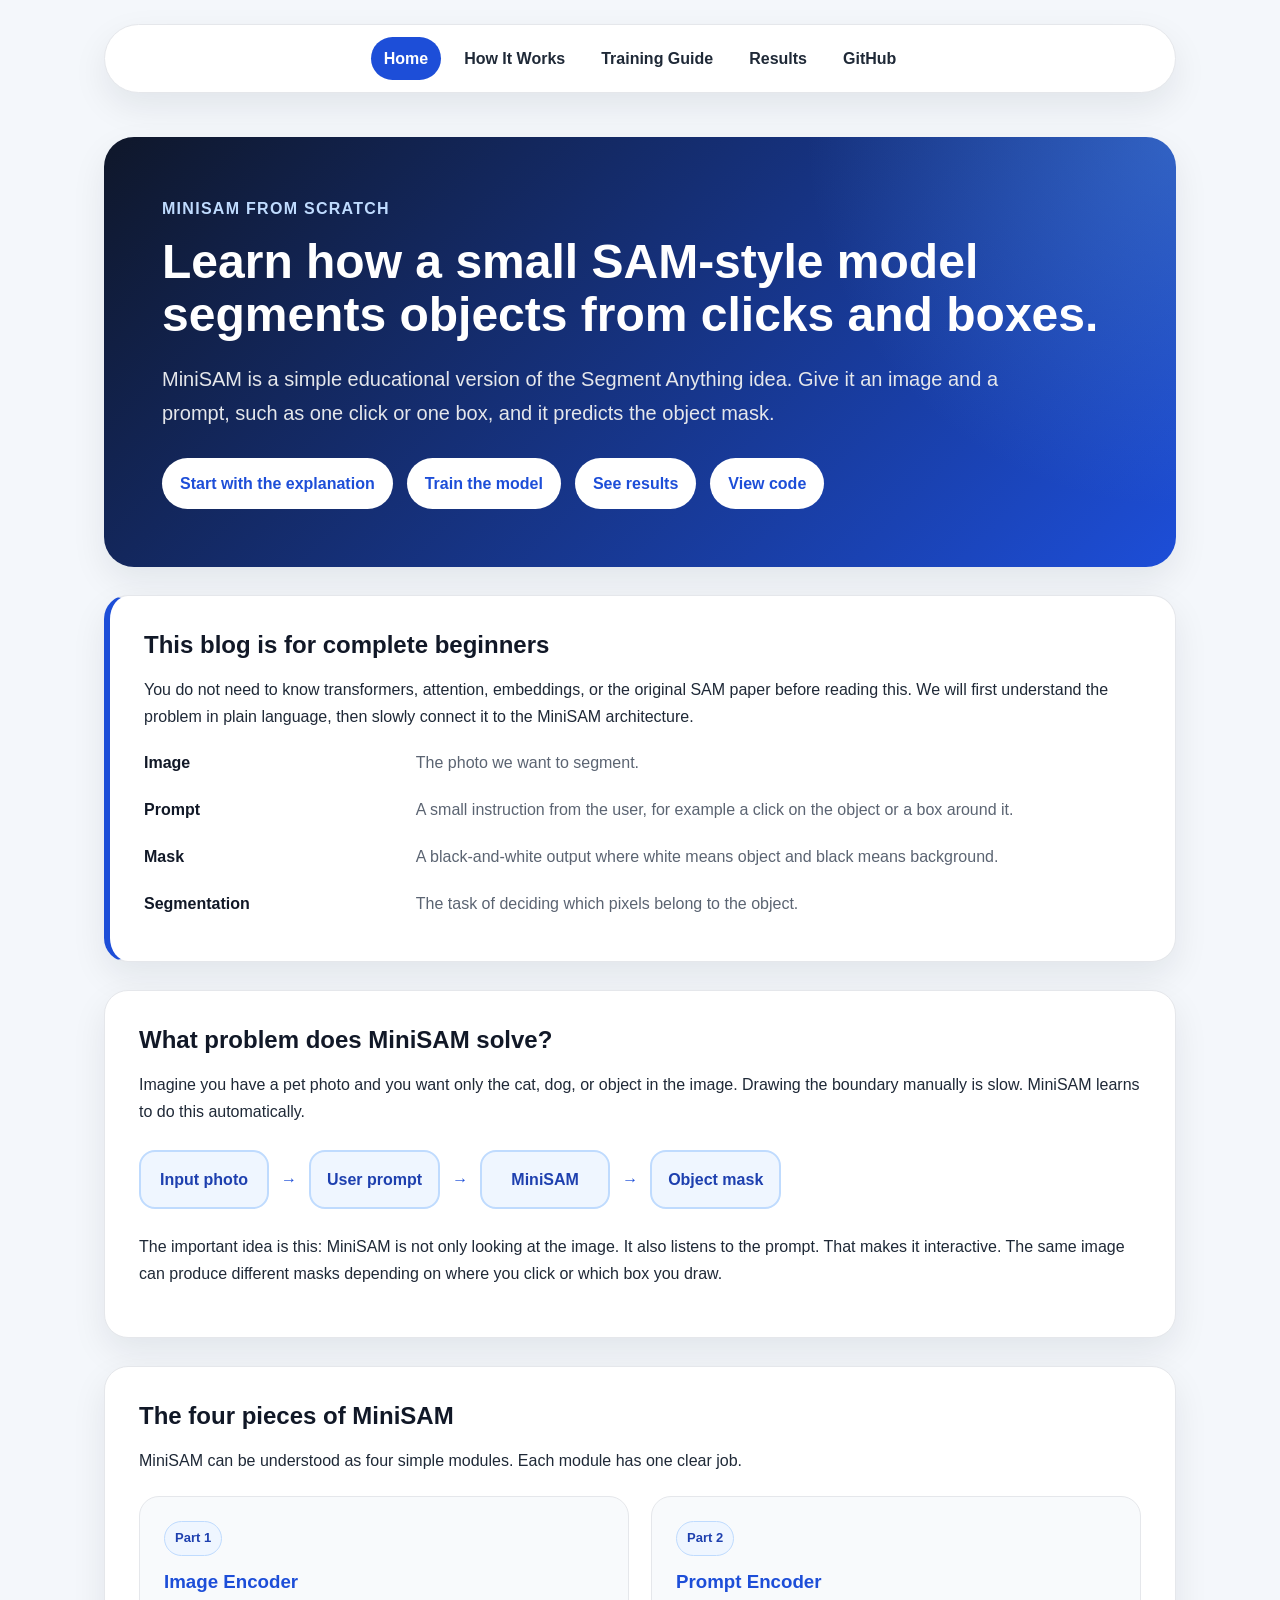
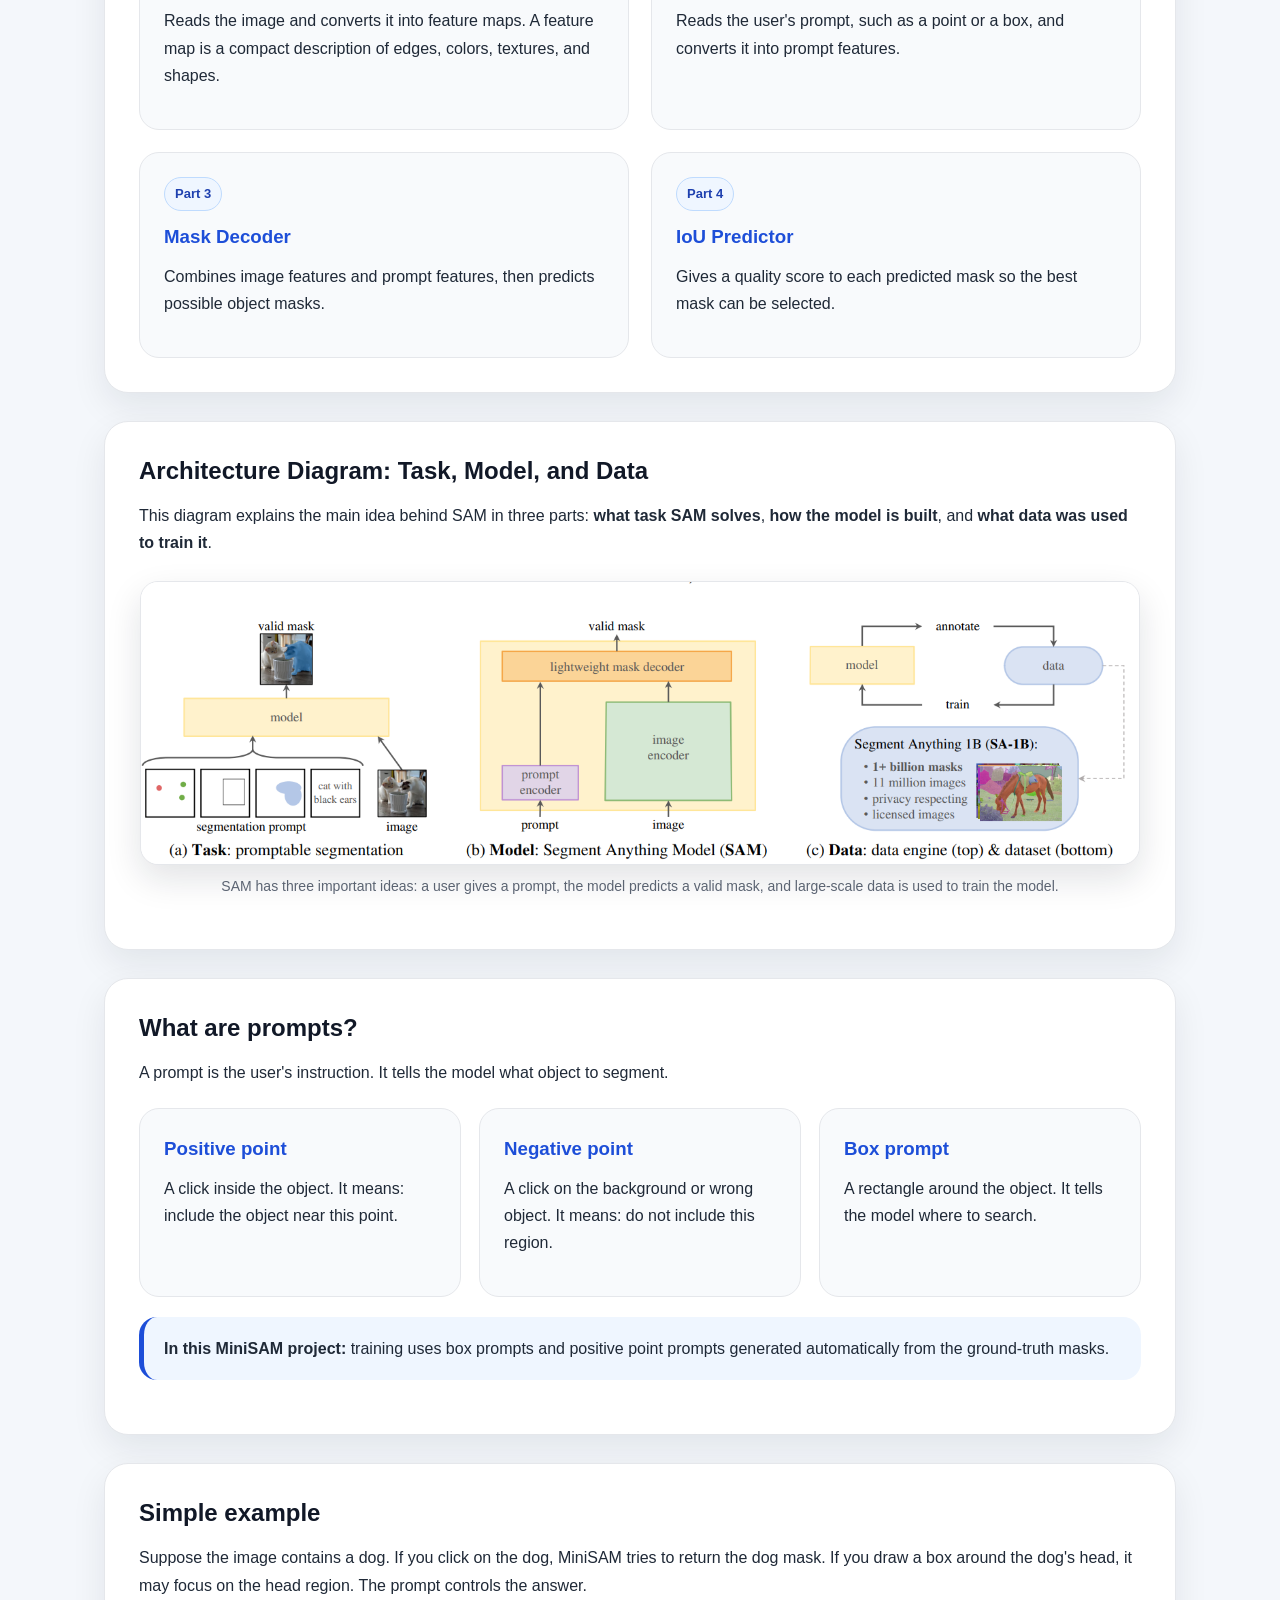
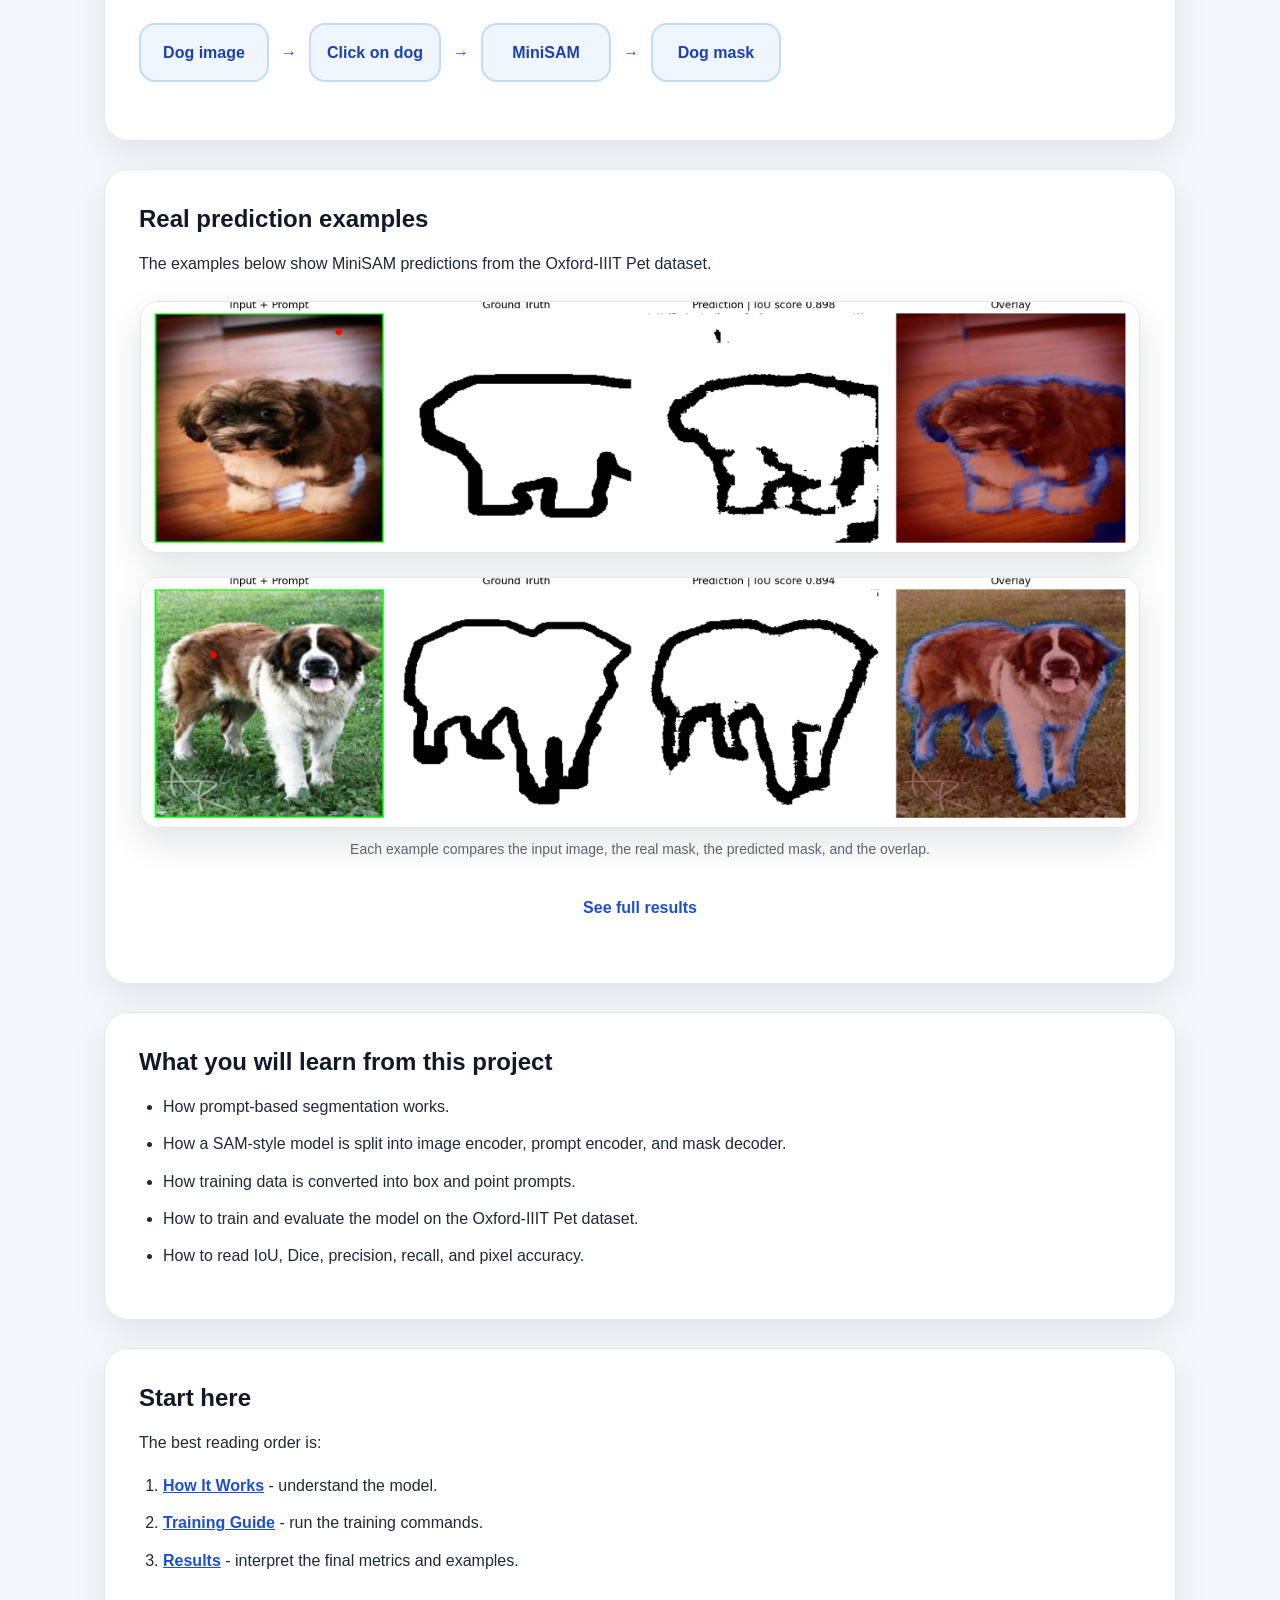
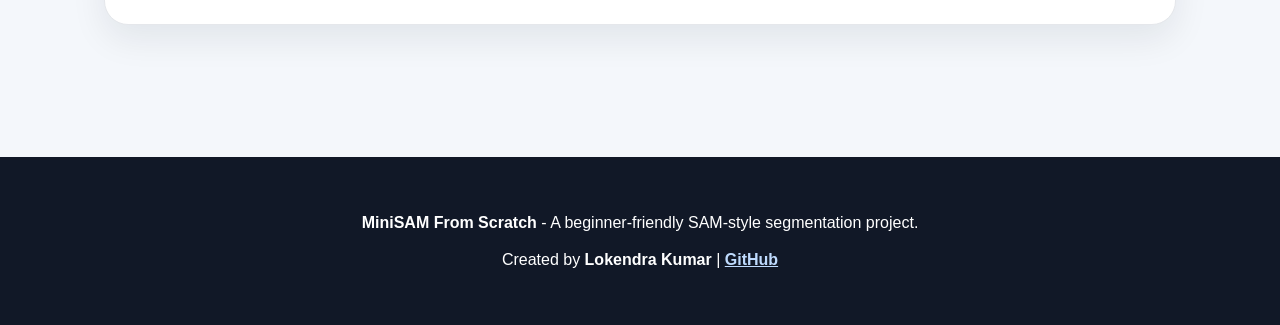
<file: docs/index.html>
<!DOCTYPE html>
<html lang="en">
<head>
  <meta charset="UTF-8">
  <meta name="viewport" content="width=device-width, initial-scale=1.0">
  <title>MiniSAM - Beginner Friendly SAM From Scratch</title>
  <link rel="stylesheet" href="style.css">
</head>

<body>
  <nav class="navbar">
    <div class="navbar-inner">
      <a class="active" href="index.html">Home</a>
      <a href="architecture.html">How It Works</a>
      <a href="training.html">Training Guide</a>
      <a href="results.html">Results</a>
      <a href="https://github.com/Lokendra5298/mini_sam" target="_blank" rel="noopener noreferrer">GitHub</a>
    </div>
  </nav>

  <main class="page">
    <section class="hero">
      <p class="tag">MiniSAM from scratch</p>
      <h1>Learn how a small SAM-style model segments objects from clicks and boxes.</h1>
      <p class="subtitle">
        MiniSAM is a simple educational version of the Segment Anything idea. Give it an image and a prompt,
        such as one click or one box, and it predicts the object mask.
      </p>
      <div class="buttons">
        <a href="architecture.html">Start with the explanation</a>
        <a href="training.html">Train the model</a>
        <a href="results.html">See results</a>
        <a href="https://github.com/Lokendra5298/mini_sam" target="_blank" rel="noopener noreferrer">View code</a>
      </div>
    </section>

    <section class="card lead-card">
      <h2>This blog is for complete beginners</h2>
      <p>
        You do not need to know transformers, attention, embeddings, or the original SAM paper before reading this.
        We will first understand the problem in plain language, then slowly connect it to the MiniSAM architecture.
      </p>
      <div class="definition-list">
        <dt>Image</dt>
        <dd>The photo we want to segment.</dd>
        <dt>Prompt</dt>
        <dd>A small instruction from the user, for example a click on the object or a box around it.</dd>
        <dt>Mask</dt>
        <dd>A black-and-white output where white means object and black means background.</dd>
        <dt>Segmentation</dt>
        <dd>The task of deciding which pixels belong to the object.</dd>
      </div>
    </section>

    <section class="card">
      <h2>What problem does MiniSAM solve?</h2>
      <p>
        Imagine you have a pet photo and you want only the cat, dog, or object in the image. Drawing the boundary
        manually is slow. MiniSAM learns to do this automatically.
      </p>
      <div class="pipeline">
        <div>Input photo</div>
        <span>&rarr;</span>
        <div>User prompt</div>
        <span>&rarr;</span>
        <div>MiniSAM</div>
        <span>&rarr;</span>
        <div>Object mask</div>
      </div>
      <p>
        The important idea is this: MiniSAM is not only looking at the image. It also listens to the prompt.
        That makes it interactive. The same image can produce different masks depending on where you click or
        which box you draw.
      </p>
    </section>

    <section class="card">
      <h2>The four pieces of MiniSAM</h2>
      <p>
        MiniSAM can be understood as four simple modules. Each module has one clear job.
      </p>
      <div class="grid">
        <div class="box">
          <span class="small-label">Part 1</span>
          <h3>Image Encoder</h3>
          <p>
            Reads the image and converts it into feature maps. A feature map is a compact description of edges,
            colors, textures, and shapes.
          </p>
        </div>
        <div class="box">
          <span class="small-label">Part 2</span>
          <h3>Prompt Encoder</h3>
          <p>
            Reads the user's prompt, such as a point or a box, and converts it into prompt features.
          </p>
        </div>
        <div class="box">
          <span class="small-label">Part 3</span>
          <h3>Mask Decoder</h3>
          <p>
            Combines image features and prompt features, then predicts possible object masks.
          </p>
        </div>
        <div class="box">
          <span class="small-label">Part 4</span>
          <h3>IoU Predictor</h3>
          <p>
            Gives a quality score to each predicted mask so the best mask can be selected.
          </p>
        </div>
      </div>
    </section>

    <section class="card">
      <h2>Architecture Diagram: Task, Model, and Data</h2>
    
      <p>
        This diagram explains the main idea behind SAM in three parts:
        <strong>what task SAM solves</strong>, <strong>how the model is built</strong>, and
        <strong>what data was used to train it</strong>.
      </p>
    
      <img
        class="architecture-img"
        src="assets/results/architecture.png"
        alt="SAM architecture diagram showing promptable segmentation task, image encoder, prompt encoder, lightweight mask decoder, and SA-1B data engine"
      >
    
      <p class="caption">
        SAM has three important ideas: a user gives a prompt, the model predicts a valid mask,
        and large-scale data is used to train the model.
      </p>
      </div>
    </section>

    <section class="card">
      <h2>What are prompts?</h2>
      <p>
        A prompt is the user's instruction. It tells the model what object to segment.
      </p>
      <div class="three-grid">
        <div class="box">
          <h3>Positive point</h3>
          <p>
            A click inside the object. It means: include the object near this point.
          </p>
        </div>
        <div class="box">
          <h3>Negative point</h3>
          <p>
            A click on the background or wrong object. It means: do not include this region.
          </p>
        </div>
        <div class="box">
          <h3>Box prompt</h3>
          <p>
            A rectangle around the object. It tells the model where to search.
          </p>
        </div>
      </div>
      <div class="explain-box">
        <strong>In this MiniSAM project:</strong> training uses box prompts and positive point prompts generated
        automatically from the ground-truth masks.
      </div>
    </section>

    <section class="card">
      <h2>Simple example</h2>
      <p>
        Suppose the image contains a dog. If you click on the dog, MiniSAM tries to return the dog mask. If you draw
        a box around the dog's head, it may focus on the head region. The prompt controls the answer.
      </p>
      <div class="mini-diagram">
        <div>Dog image</div>
        <span>&rarr;</span>
        <div>Click on dog</div>
        <span>&rarr;</span>
        <div>MiniSAM</div>
        <span>&rarr;</span>
        <div>Dog mask</div>
      </div>
    </section>

    <section class="card">
      <h2>Real prediction examples</h2>
      <p>
        The examples below show MiniSAM predictions from the Oxford-IIIT Pet dataset.
      </p>
      <img class="result-img" src="assets/results/sample_000_v2.png" alt="MiniSAM prediction example 1">
      <img class="result-img" src="assets/results/sample_001_v2.png" alt="MiniSAM prediction example 2">
      <p class="caption">
        Each example compares the input image, the real mask, the predicted mask, and the overlap.
      </p>
      <p style="text-align: center; margin-top: 20px;">
        <a class="button-link" href="results.html">See full results</a>
      </p>
    </section>

    <section class="card">
      <h2>What you will learn from this project</h2>
      <ul>
        <li>How prompt-based segmentation works.</li>
        <li>How a SAM-style model is split into image encoder, prompt encoder, and mask decoder.</li>
        <li>How training data is converted into box and point prompts.</li>
        <li>How to train and evaluate the model on the Oxford-IIIT Pet dataset.</li>
        <li>How to read IoU, Dice, precision, recall, and pixel accuracy.</li>
      </ul>
    </section>

    <section class="card">
      <h2>Start here</h2>
      <p>
        The best reading order is:
      </p>
      <ol>
        <li><a href="architecture.html">How It Works</a> - understand the model.</li>
        <li><a href="training.html">Training Guide</a> - run the training commands.</li>
        <li><a href="results.html">Results</a> - interpret the final metrics and examples.</li>
      </ol>
    </section>
  </main>

  <footer class="site-footer">
    <div class="footer-inner">
      <p><strong>MiniSAM From Scratch</strong> - A beginner-friendly SAM-style segmentation project.</p>
      <p>
        Created by <strong>Lokendra Kumar</strong> |
        <a href="https://github.com/Lokendra5298/mini_sam" target="_blank" rel="noopener noreferrer">GitHub</a>
      </p>
    </div>
  </footer>
</body>
</html>
</file>
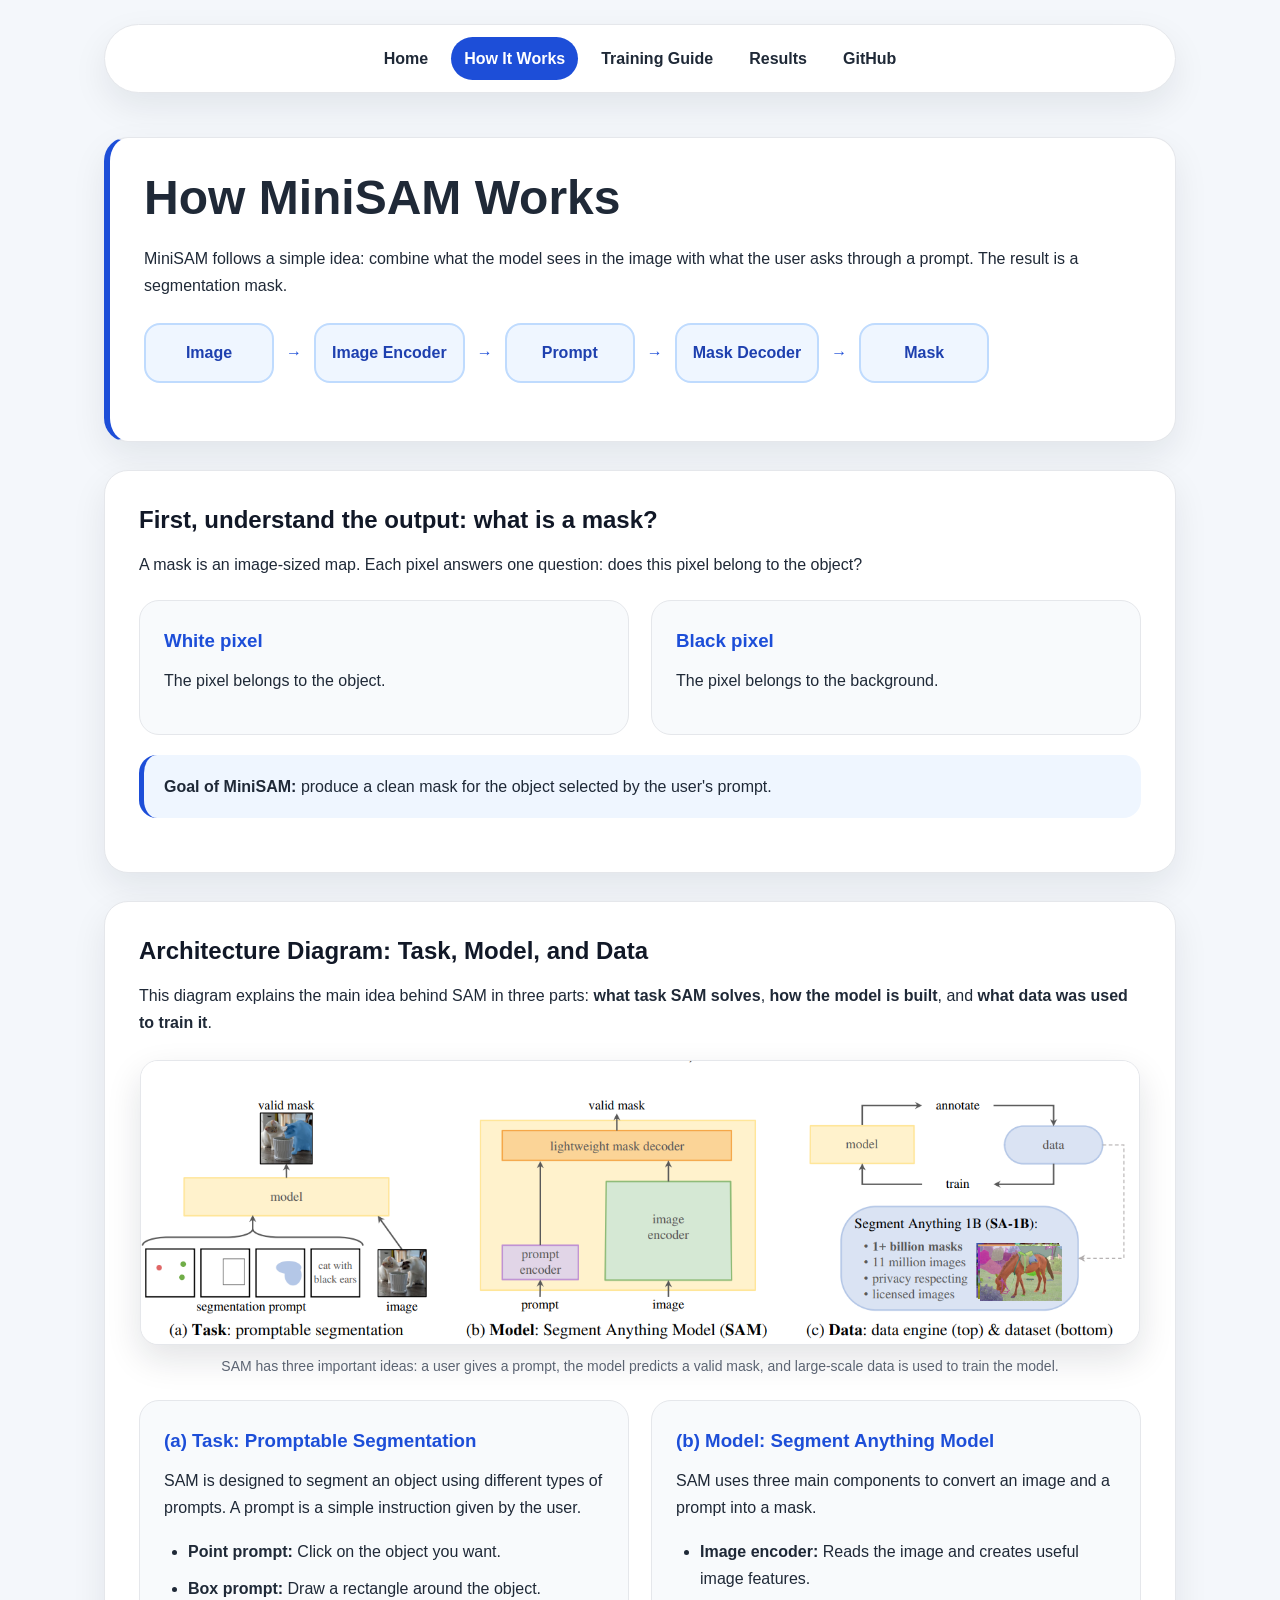
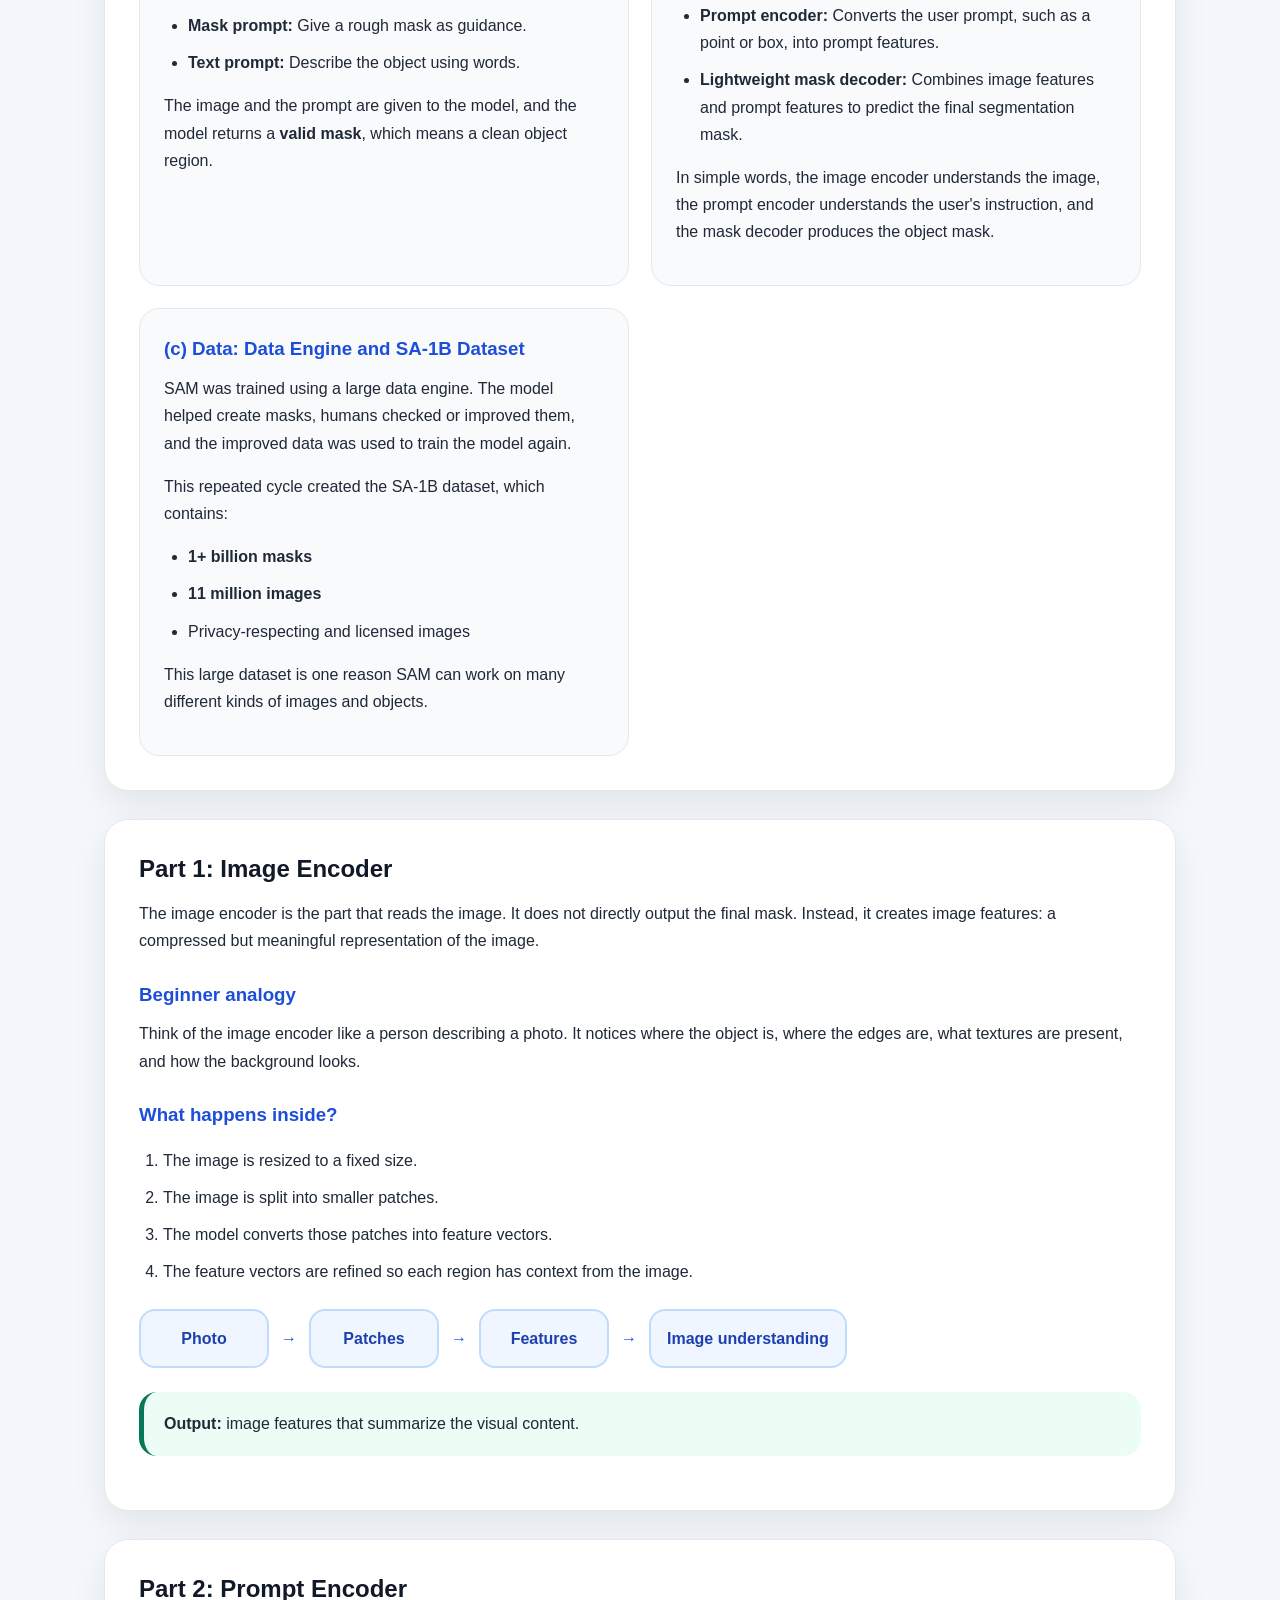
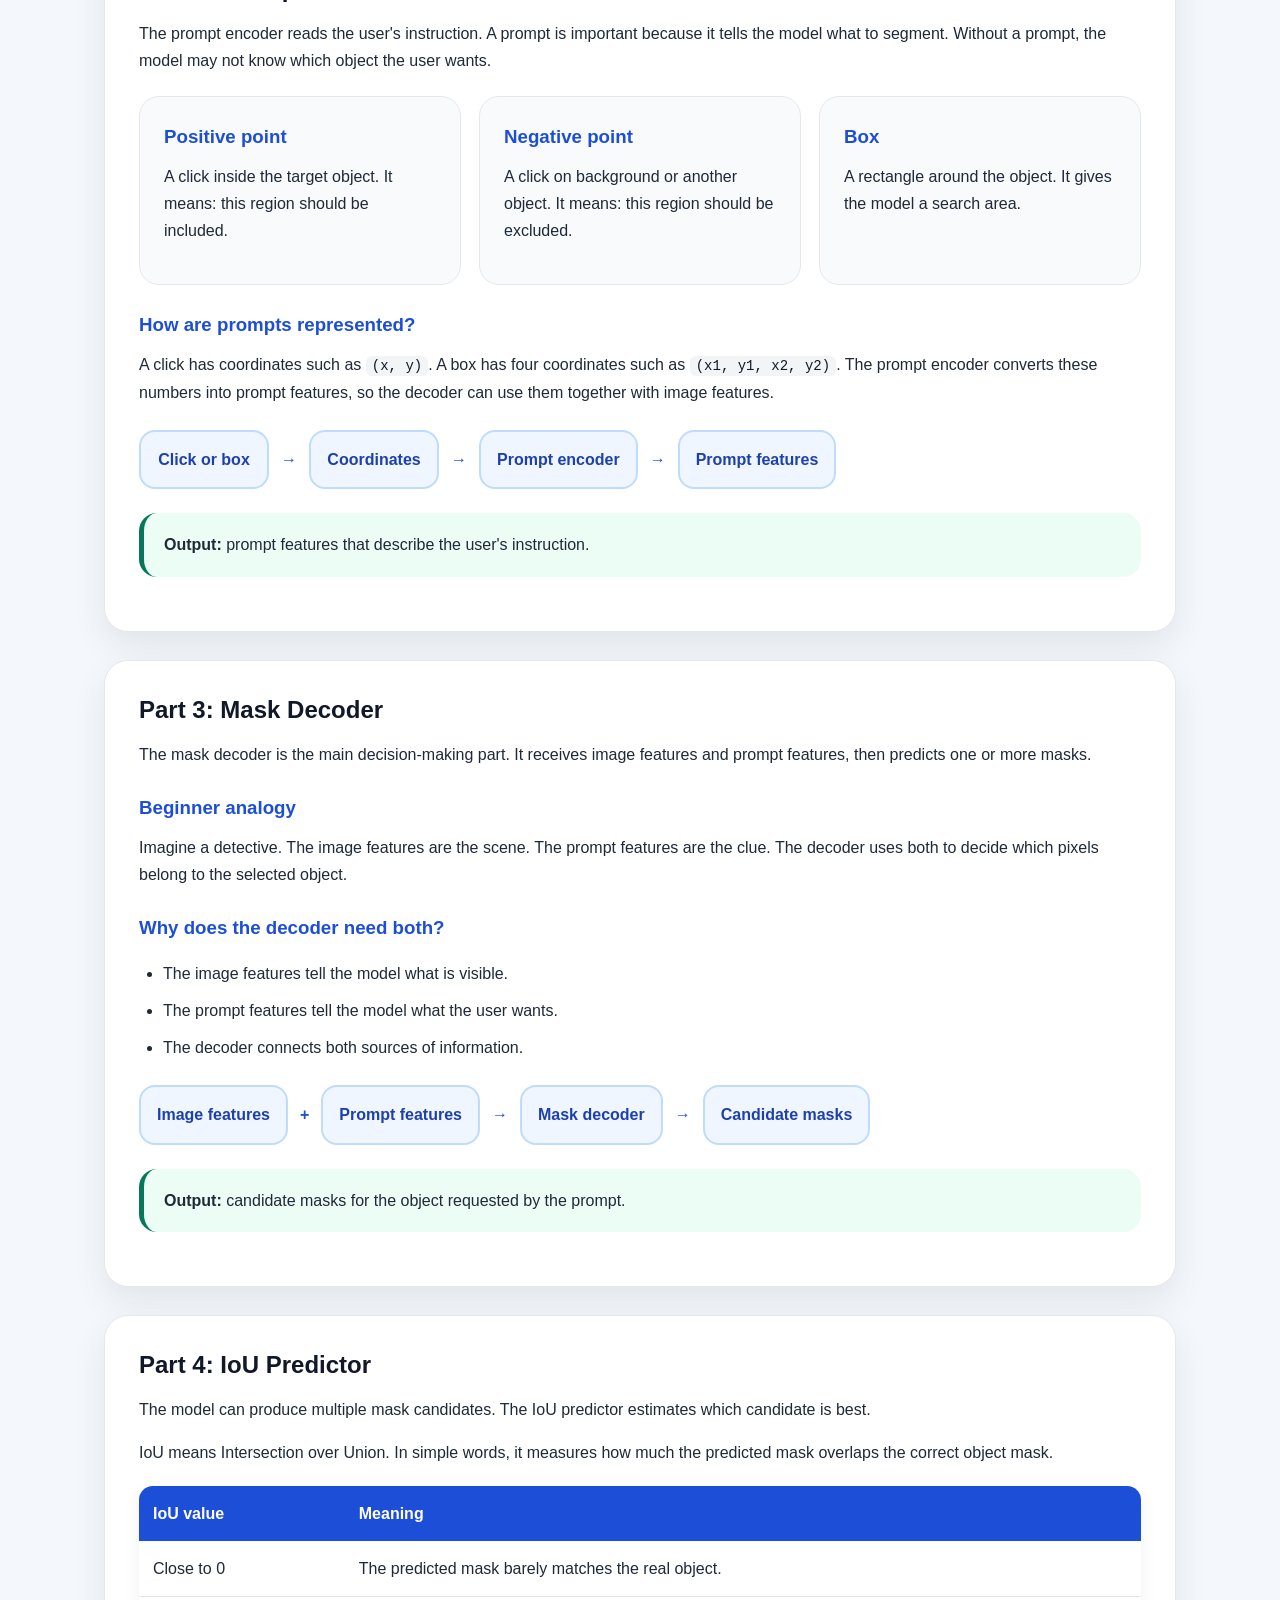
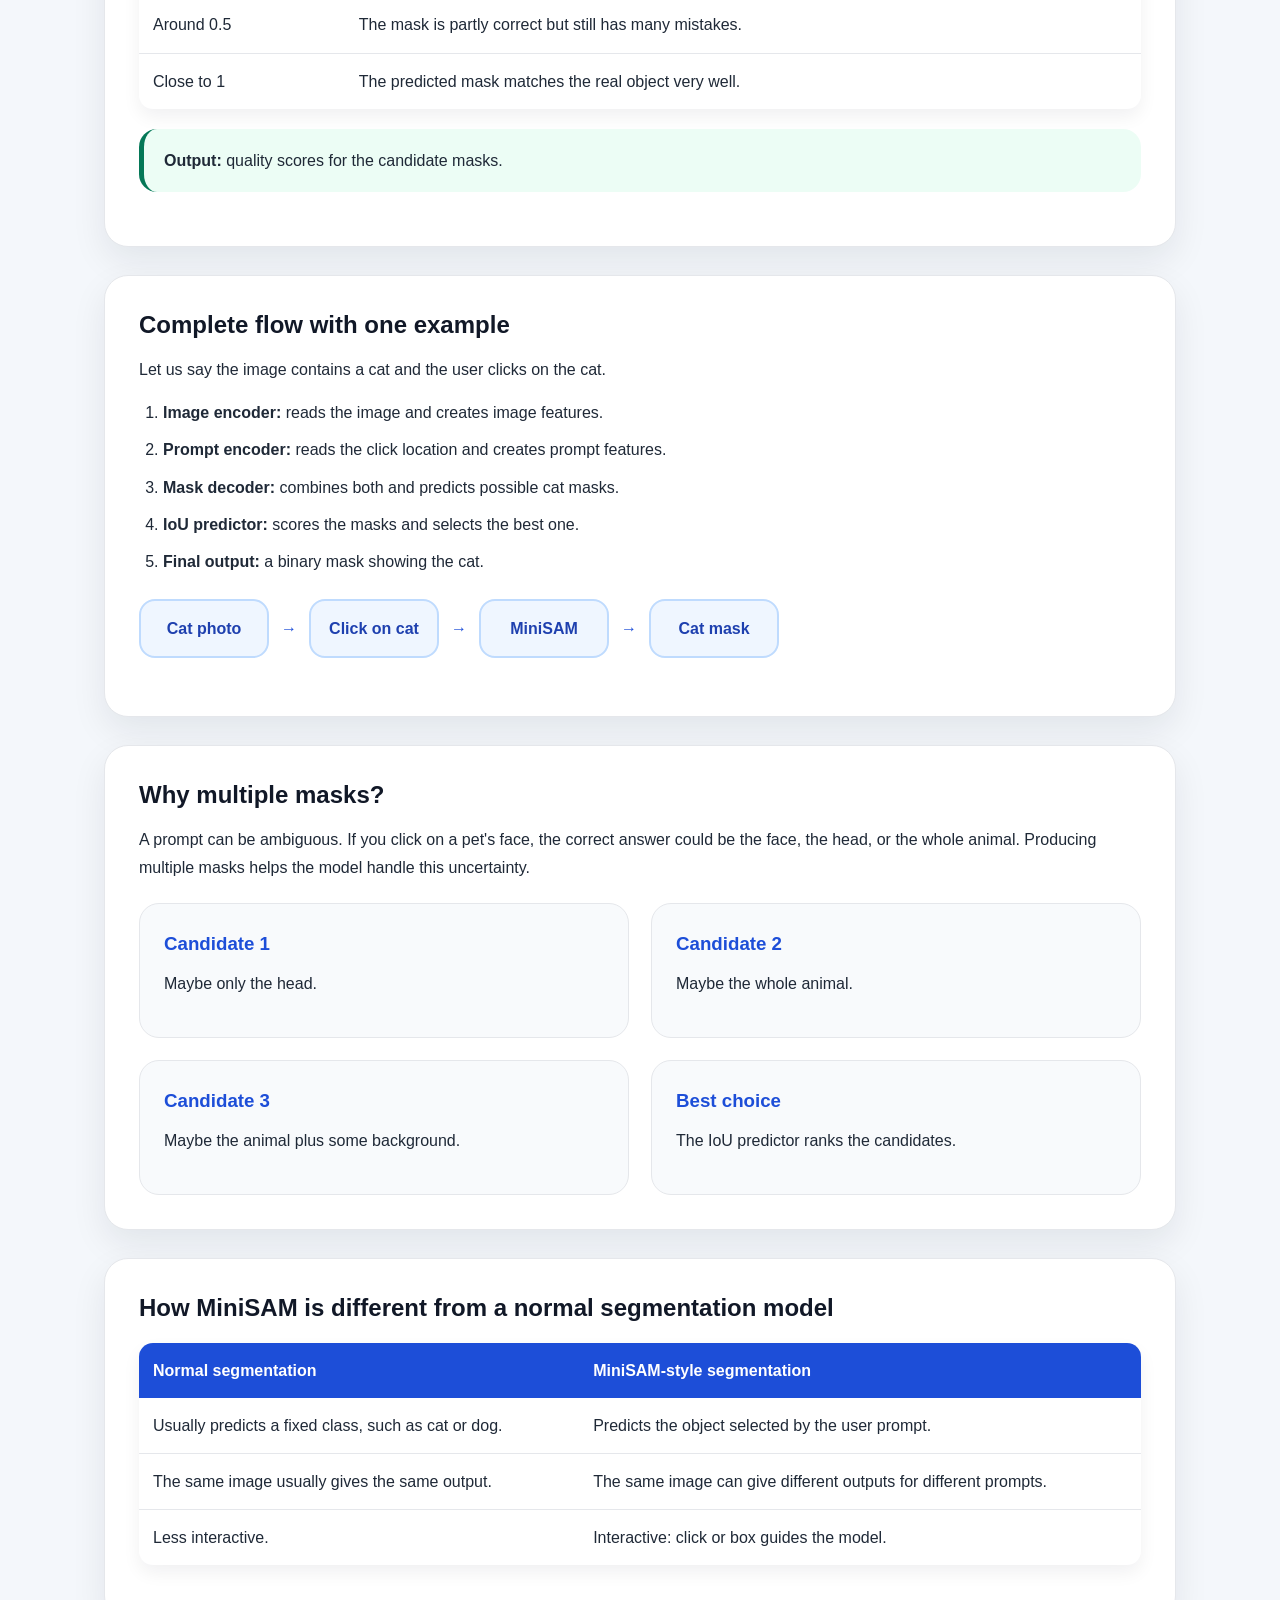
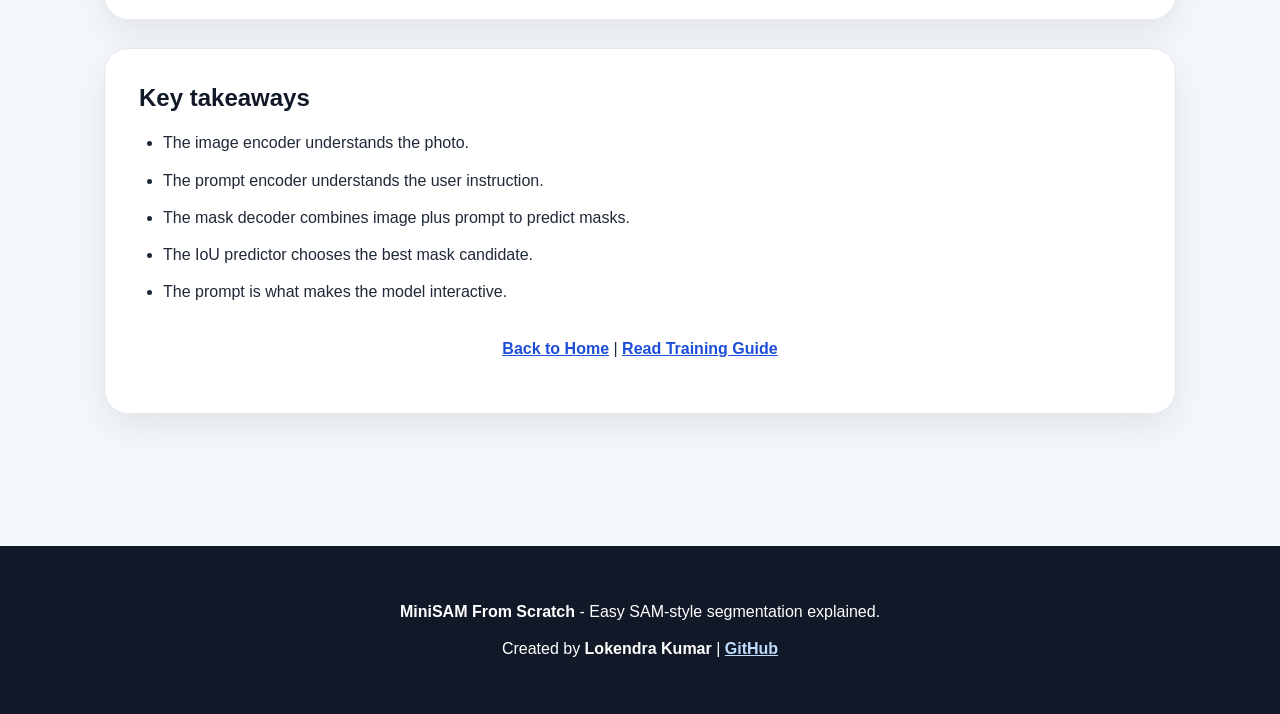
<file: docs/architecture.html>
<!DOCTYPE html>
<html lang="en">
<head>
  <meta charset="UTF-8">
  <meta name="viewport" content="width=device-width, initial-scale=1.0">
  <title>How MiniSAM Works</title>
  <link rel="stylesheet" href="style.css">
</head>

<body>
  <nav class="navbar">
    <div class="navbar-inner">
      <a href="index.html">Home</a>
      <a class="active" href="architecture.html">How It Works</a>
      <a href="training.html">Training Guide</a>
      <a href="results.html">Results</a>
      <a href="https://github.com/Lokendra5298/mini_sam" target="_blank" rel="noopener noreferrer">GitHub</a>
    </div>
  </nav>

  <main class="page">
    <section class="card lead-card">
      <h1>How MiniSAM Works</h1>
      <p>
        MiniSAM follows a simple idea: combine what the model sees in the image with what the user asks through a
        prompt. The result is a segmentation mask.
      </p>
      <div class="pipeline">
        <div>Image</div>
        <span>&rarr;</span>
        <div>Image Encoder</div>
        <span>&rarr;</span>
        <div>Prompt</div>
        <span>&rarr;</span>
        <div>Mask Decoder</div>
        <span>&rarr;</span>
        <div>Mask</div>
      </div>
    </section>

    <section class="card">
      <h2>First, understand the output: what is a mask?</h2>
      <p>
        A mask is an image-sized map. Each pixel answers one question: does this pixel belong to the object?
      </p>
      <div class="grid">
        <div class="box">
          <h3>White pixel</h3>
          <p>The pixel belongs to the object.</p>
        </div>
        <div class="box">
          <h3>Black pixel</h3>
          <p>The pixel belongs to the background.</p>
        </div>
      </div>
      <div class="explain-box">
        <strong>Goal of MiniSAM:</strong> produce a clean mask for the object selected by the user's prompt.
      </div>
    </section>

    <section class="card">
      <h2>Architecture Diagram: Task, Model, and Data</h2>
    
      <p>
        This diagram explains the main idea behind SAM in three parts:
        <strong>what task SAM solves</strong>, <strong>how the model is built</strong>, and
        <strong>what data was used to train it</strong>.
      </p>
    
      <img
        class="architecture-img"
        src="assets/results/architecture.png"
        alt="SAM architecture diagram showing promptable segmentation task, image encoder, prompt encoder, lightweight mask decoder, and SA-1B data engine"
      >
    
      <p class="caption">
        SAM has three important ideas: a user gives a prompt, the model predicts a valid mask,
        and large-scale data is used to train the model.
      </p>
    
      <div class="grid">
        <div class="box">
          <h3>(a) Task: Promptable Segmentation</h3>
          <p>
            SAM is designed to segment an object using different types of prompts.
            A prompt is a simple instruction given by the user.
          </p>
          <ul>
            <li><strong>Point prompt:</strong> Click on the object you want.</li>
            <li><strong>Box prompt:</strong> Draw a rectangle around the object.</li>
            <li><strong>Mask prompt:</strong> Give a rough mask as guidance.</li>
            <li><strong>Text prompt:</strong> Describe the object using words.</li>
          </ul>
          <p>
            The image and the prompt are given to the model, and the model returns a
            <strong>valid mask</strong>, which means a clean object region.
          </p>
        </div>
    
        <div class="box">
          <h3>(b) Model: Segment Anything Model</h3>
          <p>
            SAM uses three main components to convert an image and a prompt into a mask.
          </p>
          <ul>
            <li>
              <strong>Image encoder:</strong> Reads the image and creates useful image features.
            </li>
            <li>
              <strong>Prompt encoder:</strong> Converts the user prompt, such as a point or box,
              into prompt features.
            </li>
            <li>
              <strong>Lightweight mask decoder:</strong> Combines image features and prompt features
              to predict the final segmentation mask.
            </li>
          </ul>
          <p>
            In simple words, the image encoder understands the image, the prompt encoder understands
            the user's instruction, and the mask decoder produces the object mask.
          </p>
        </div>
    
        <div class="box">
          <h3>(c) Data: Data Engine and SA-1B Dataset</h3>
          <p>
            SAM was trained using a large data engine. The model helped create masks, humans checked
            or improved them, and the improved data was used to train the model again.
          </p>
          <p>
            This repeated cycle created the SA-1B dataset, which contains:
          </p>
          <ul>
            <li><strong>1+ billion masks</strong></li>
            <li><strong>11 million images</strong></li>
            <li>Privacy-respecting and licensed images</li>
          </ul>
          <p>
            This large dataset is one reason SAM can work on many different kinds of images and objects.
          </p>
        </div>
      </div>
    </section>

    <section class="card">
      <h2>Part 1: Image Encoder</h2>
      <p>
        The image encoder is the part that reads the image. It does not directly output the final mask. Instead,
        it creates image features: a compressed but meaningful representation of the image.
      </p>
      <h3>Beginner analogy</h3>
      <p>
        Think of the image encoder like a person describing a photo. It notices where the object is, where the
        edges are, what textures are present, and how the background looks.
      </p>
      <h3>What happens inside?</h3>
      <ol>
        <li>The image is resized to a fixed size.</li>
        <li>The image is split into smaller patches.</li>
        <li>The model converts those patches into feature vectors.</li>
        <li>The feature vectors are refined so each region has context from the image.</li>
      </ol>
      <div class="mini-diagram">
        <div>Photo</div>
        <span>&rarr;</span>
        <div>Patches</div>
        <span>&rarr;</span>
        <div>Features</div>
        <span>&rarr;</span>
        <div>Image understanding</div>
      </div>
      <div class="success-box">
        <strong>Output:</strong> image features that summarize the visual content.
      </div>
    </section>

    <section class="card">
      <h2>Part 2: Prompt Encoder</h2>
      <p>
        The prompt encoder reads the user's instruction. A prompt is important because it tells the model what to
        segment. Without a prompt, the model may not know which object the user wants.
      </p>

      <div class="three-grid">
        <div class="box">
          <h3>Positive point</h3>
          <p>
            A click inside the target object. It means: this region should be included.
          </p>
        </div>
        <div class="box">
          <h3>Negative point</h3>
          <p>
            A click on background or another object. It means: this region should be excluded.
          </p>
        </div>
        <div class="box">
          <h3>Box</h3>
          <p>
            A rectangle around the object. It gives the model a search area.
          </p>
        </div>
      </div>

      <h3>How are prompts represented?</h3>
      <p>
        A click has coordinates such as <code>(x, y)</code>. A box has four coordinates such as
        <code>(x1, y1, x2, y2)</code>. The prompt encoder converts these numbers into prompt features, so the
        decoder can use them together with image features.
      </p>
      <div class="prompt-flow">
        <div>Click or box</div>
        <span>&rarr;</span>
        <div>Coordinates</div>
        <span>&rarr;</span>
        <div>Prompt encoder</div>
        <span>&rarr;</span>
        <div>Prompt features</div>
      </div>
      <div class="success-box">
        <strong>Output:</strong> prompt features that describe the user's instruction.
      </div>
    </section>

    <section class="card">
      <h2>Part 3: Mask Decoder</h2>
      <p>
        The mask decoder is the main decision-making part. It receives image features and prompt features, then
        predicts one or more masks.
      </p>
      <h3>Beginner analogy</h3>
      <p>
        Imagine a detective. The image features are the scene. The prompt features are the clue. The decoder uses
        both to decide which pixels belong to the selected object.
      </p>
      <h3>Why does the decoder need both?</h3>
      <ul>
        <li>The image features tell the model what is visible.</li>
        <li>The prompt features tell the model what the user wants.</li>
        <li>The decoder connects both sources of information.</li>
      </ul>
      <div class="mini-diagram">
        <div>Image features</div>
        <span>+</span>
        <div>Prompt features</div>
        <span>&rarr;</span>
        <div>Mask decoder</div>
        <span>&rarr;</span>
        <div>Candidate masks</div>
      </div>
      <div class="success-box">
        <strong>Output:</strong> candidate masks for the object requested by the prompt.
      </div>
    </section>

    <section class="card">
      <h2>Part 4: IoU Predictor</h2>
      <p>
        The model can produce multiple mask candidates. The IoU predictor estimates which candidate is best.
      </p>
      <p>
        IoU means Intersection over Union. In simple words, it measures how much the predicted mask overlaps the
        correct object mask.
      </p>
      <table class="metric-table">
        <tr>
          <th>IoU value</th>
          <th>Meaning</th>
        </tr>
        <tr>
          <td>Close to 0</td>
          <td>The predicted mask barely matches the real object.</td>
        </tr>
        <tr>
          <td>Around 0.5</td>
          <td>The mask is partly correct but still has many mistakes.</td>
        </tr>
        <tr>
          <td>Close to 1</td>
          <td>The predicted mask matches the real object very well.</td>
        </tr>
      </table>
      <div class="success-box">
        <strong>Output:</strong> quality scores for the candidate masks.
      </div>
    </section>

    <section class="card">
      <h2>Complete flow with one example</h2>
      <p>
        Let us say the image contains a cat and the user clicks on the cat.
      </p>
      <ol>
        <li><strong>Image encoder:</strong> reads the image and creates image features.</li>
        <li><strong>Prompt encoder:</strong> reads the click location and creates prompt features.</li>
        <li><strong>Mask decoder:</strong> combines both and predicts possible cat masks.</li>
        <li><strong>IoU predictor:</strong> scores the masks and selects the best one.</li>
        <li><strong>Final output:</strong> a binary mask showing the cat.</li>
      </ol>
      <div class="pipeline">
        <div>Cat photo</div>
        <span>&rarr;</span>
        <div>Click on cat</div>
        <span>&rarr;</span>
        <div>MiniSAM</div>
        <span>&rarr;</span>
        <div>Cat mask</div>
      </div>
    </section>

    <section class="card">
      <h2>Why multiple masks?</h2>
      <p>
        A prompt can be ambiguous. If you click on a pet's face, the correct answer could be the face, the head,
        or the whole animal. Producing multiple masks helps the model handle this uncertainty.
      </p>
      <div class="grid">
        <div class="box">
          <h3>Candidate 1</h3>
          <p>Maybe only the head.</p>
        </div>
        <div class="box">
          <h3>Candidate 2</h3>
          <p>Maybe the whole animal.</p>
        </div>
        <div class="box">
          <h3>Candidate 3</h3>
          <p>Maybe the animal plus some background.</p>
        </div>
        <div class="box">
          <h3>Best choice</h3>
          <p>The IoU predictor ranks the candidates.</p>
        </div>
      </div>
    </section>

    <section class="card">
      <h2>How MiniSAM is different from a normal segmentation model</h2>
      <table class="metric-table">
        <tr>
          <th>Normal segmentation</th>
          <th>MiniSAM-style segmentation</th>
        </tr>
        <tr>
          <td>Usually predicts a fixed class, such as cat or dog.</td>
          <td>Predicts the object selected by the user prompt.</td>
        </tr>
        <tr>
          <td>The same image usually gives the same output.</td>
          <td>The same image can give different outputs for different prompts.</td>
        </tr>
        <tr>
          <td>Less interactive.</td>
          <td>Interactive: click or box guides the model.</td>
        </tr>
      </table>
    </section>

    <section class="card">
      <h2>Key takeaways</h2>
      <ul>
        <li>The image encoder understands the photo.</li>
        <li>The prompt encoder understands the user instruction.</li>
        <li>The mask decoder combines image plus prompt to predict masks.</li>
        <li>The IoU predictor chooses the best mask candidate.</li>
        <li>The prompt is what makes the model interactive.</li>
      </ul>
      <p style="text-align: center; margin-top: 30px;">
        <a href="index.html">Back to Home</a> |
        <a href="training.html">Read Training Guide</a>
      </p>
    </section>
  </main>

  <footer class="site-footer">
    <div class="footer-inner">
      <p><strong>MiniSAM From Scratch</strong> - Easy SAM-style segmentation explained.</p>
      <p>
        Created by <strong>Lokendra Kumar</strong> |
        <a href="https://github.com/Lokendra5298/mini_sam" target="_blank" rel="noopener noreferrer">GitHub</a>
      </p>
    </div>
  </footer>
</body>
</html>
</file>
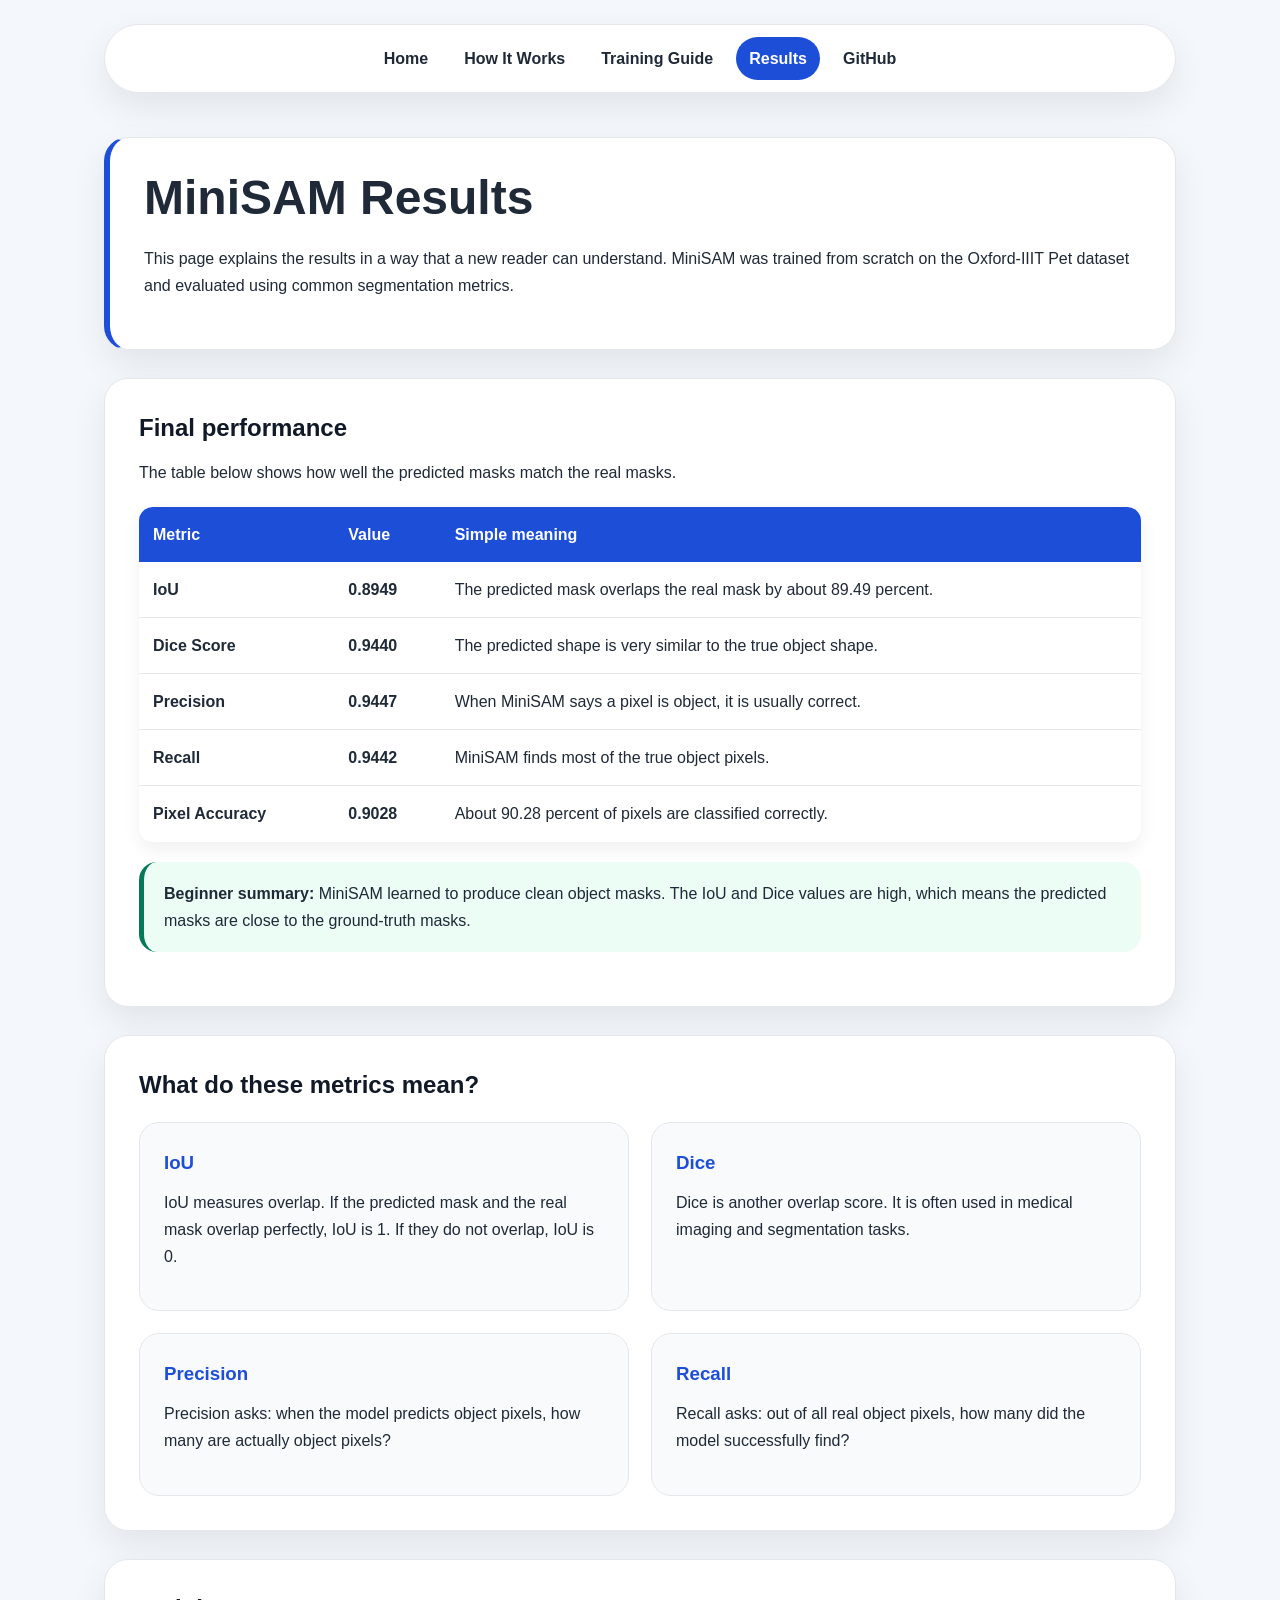
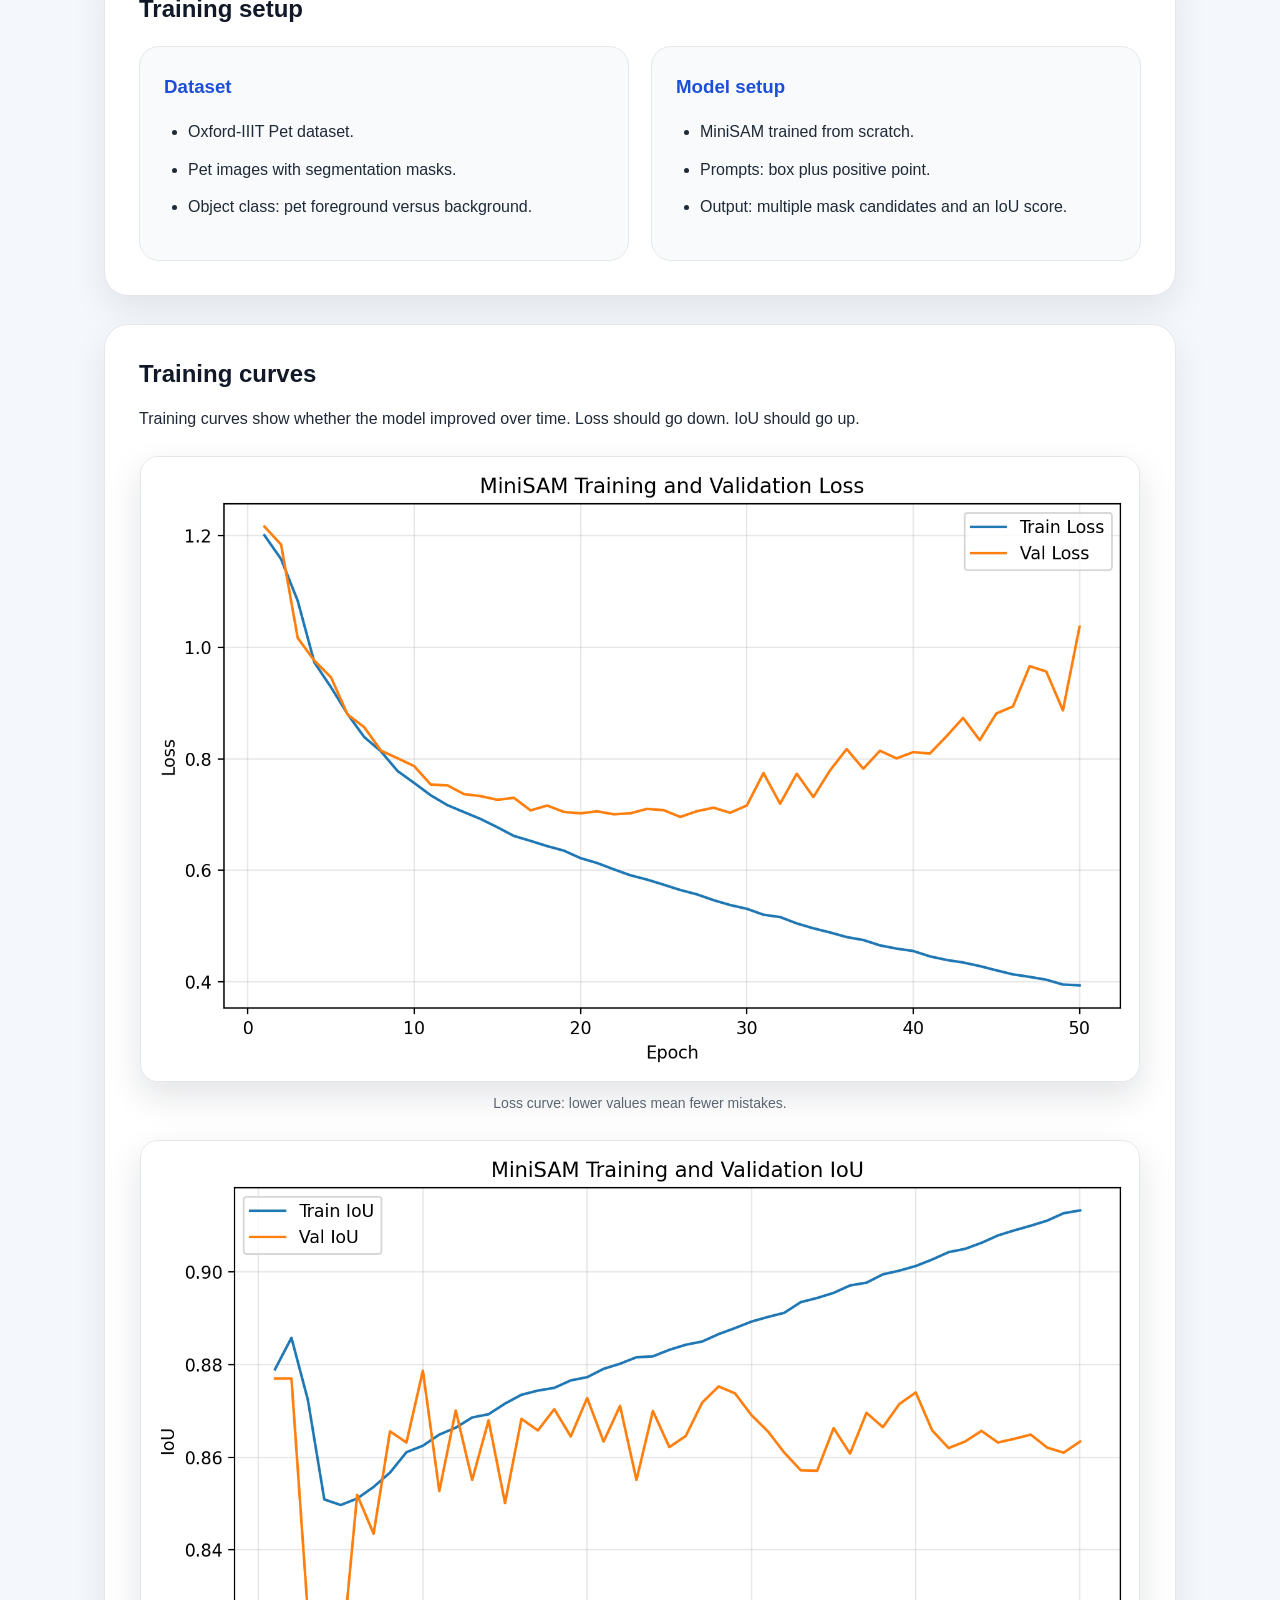
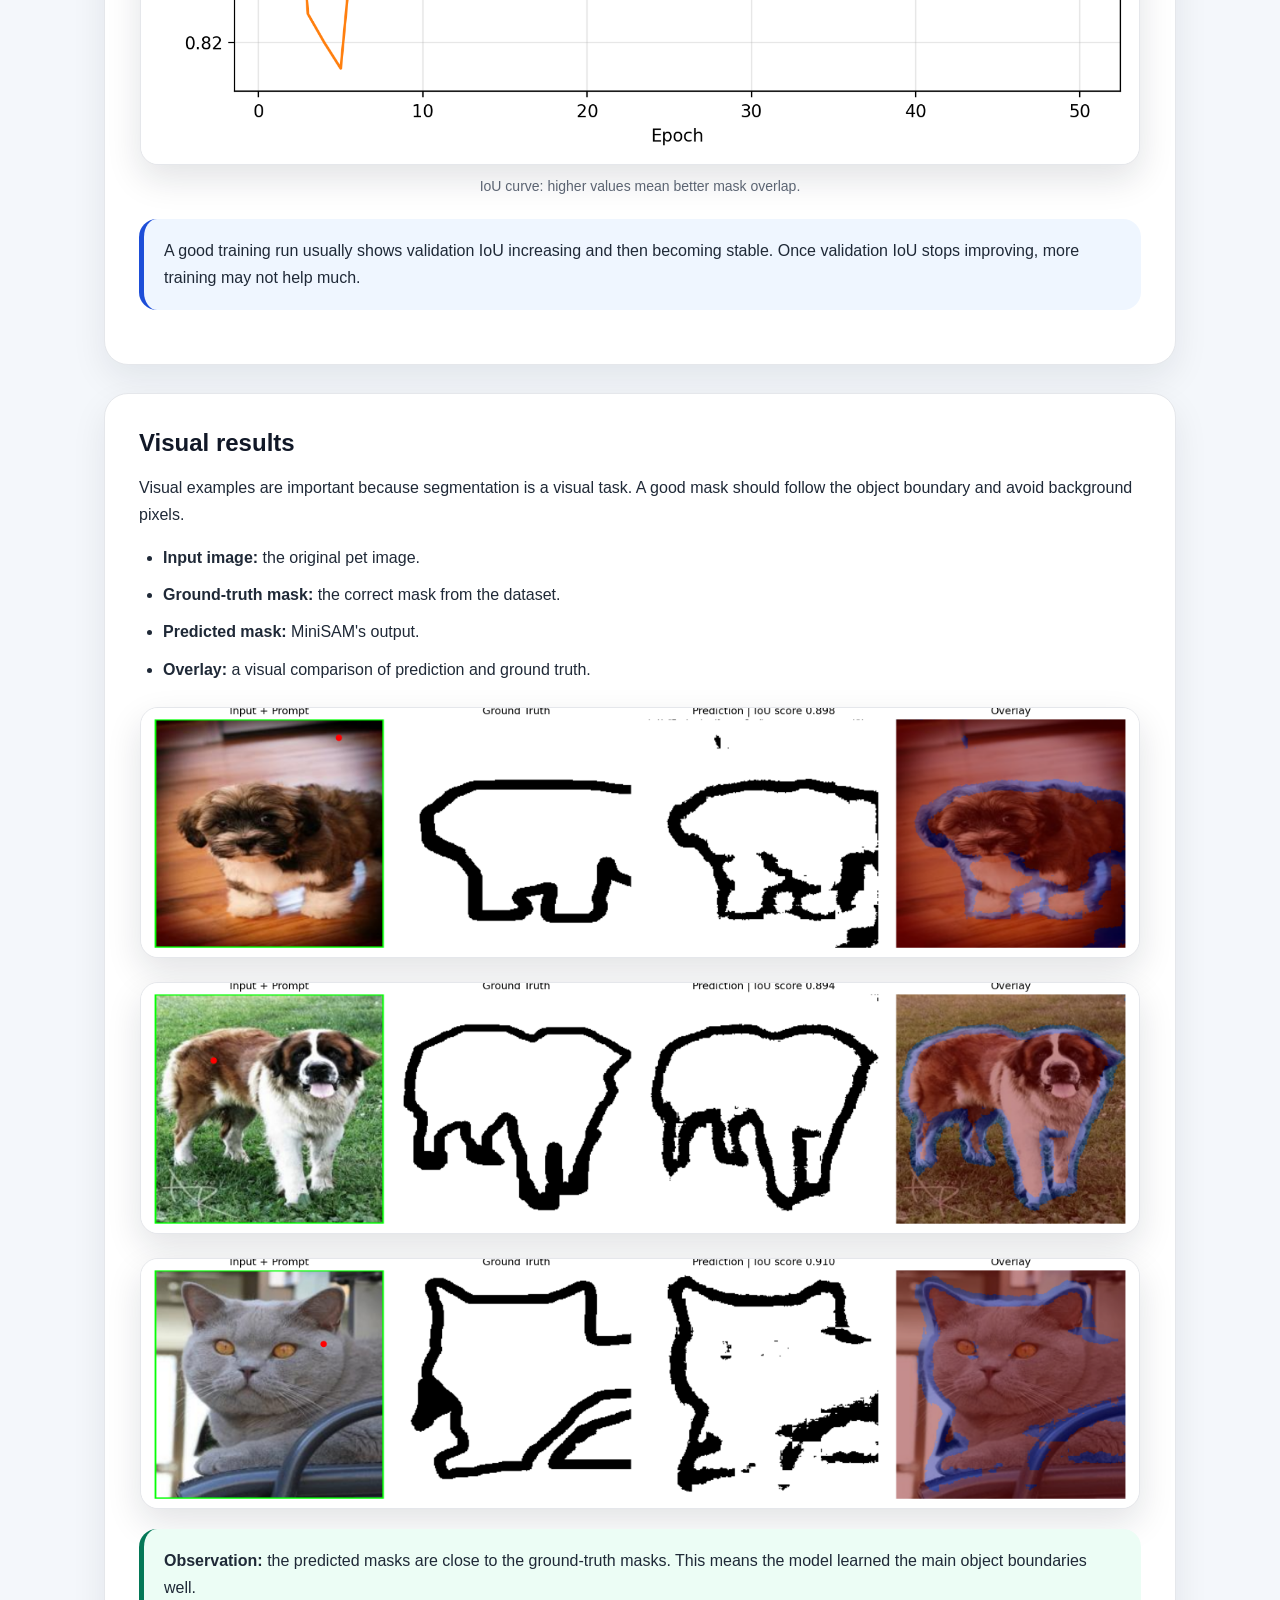
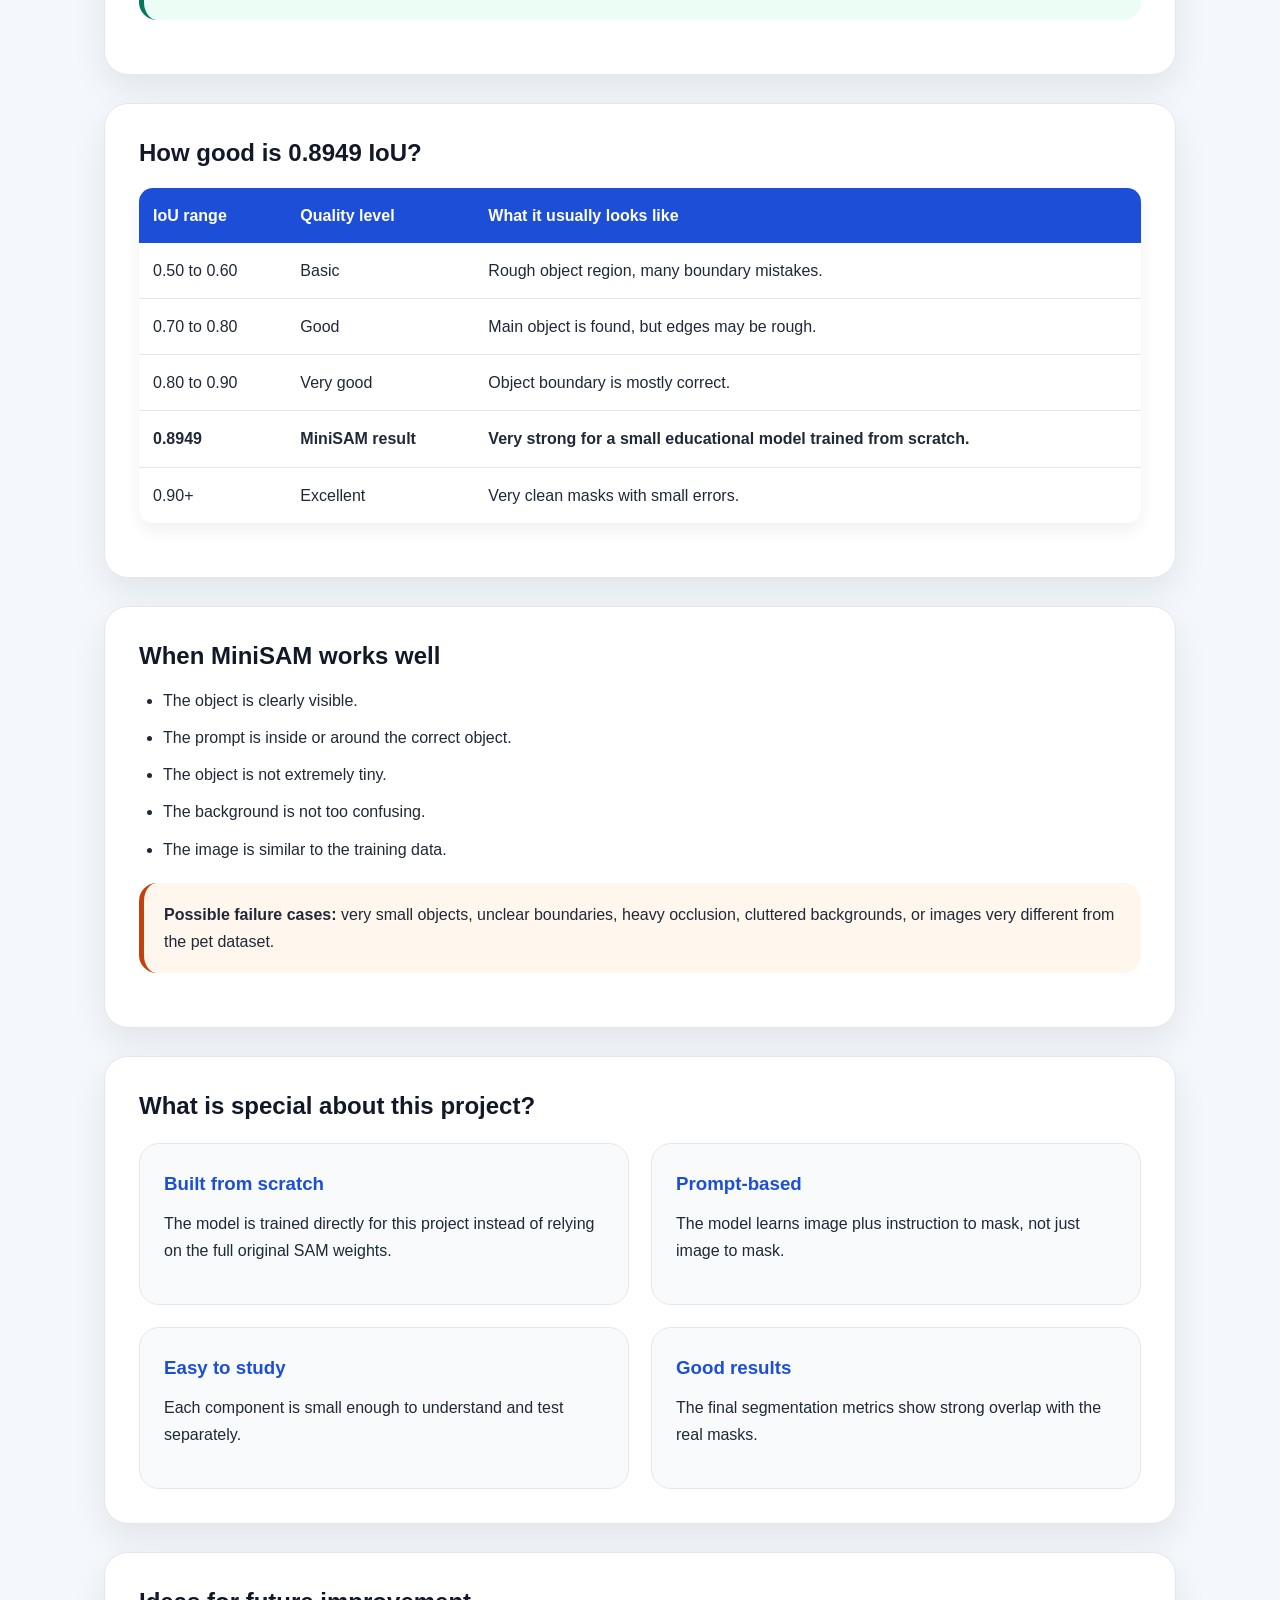
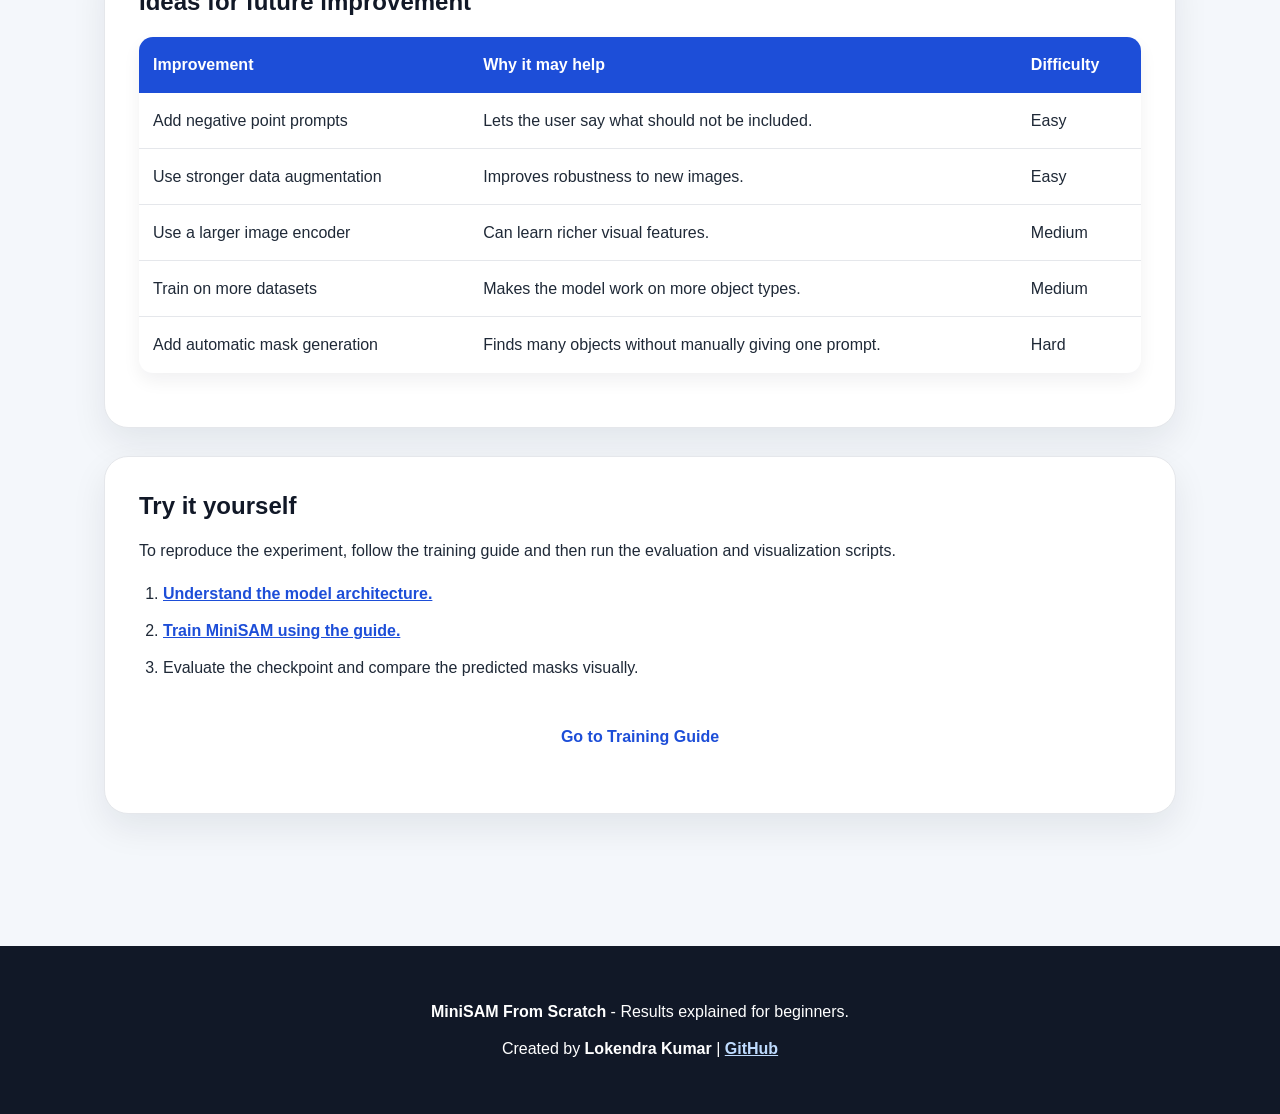
<file: docs/results.html>
<!DOCTYPE html>
<html lang="en">
<head>
  <meta charset="UTF-8">
  <meta name="viewport" content="width=device-width, initial-scale=1.0">
  <title>MiniSAM Results</title>
  <link rel="stylesheet" href="style.css">
</head>

<body>
  <nav class="navbar">
    <div class="navbar-inner">
      <a href="index.html">Home</a>
      <a href="architecture.html">How It Works</a>
      <a href="training.html">Training Guide</a>
      <a class="active" href="results.html">Results</a>
      <a href="https://github.com/Lokendra5298/mini_sam" target="_blank" rel="noopener noreferrer">GitHub</a>
    </div>
  </nav>

  <main class="page">
    <section class="card lead-card">
      <h1>MiniSAM Results</h1>
      <p>
        This page explains the results in a way that a new reader can understand. MiniSAM was trained from scratch
        on the Oxford-IIIT Pet dataset and evaluated using common segmentation metrics.
      </p>
    </section>

    <section class="card">
      <h2>Final performance</h2>
      <p>
        The table below shows how well the predicted masks match the real masks.
      </p>
      <table class="metric-table">
        <tr>
          <th>Metric</th>
          <th>Value</th>
          <th>Simple meaning</th>
        </tr>
        <tr>
          <td><strong>IoU</strong></td>
          <td><strong>0.8949</strong></td>
          <td>The predicted mask overlaps the real mask by about 89.49 percent.</td>
        </tr>
        <tr>
          <td><strong>Dice Score</strong></td>
          <td><strong>0.9440</strong></td>
          <td>The predicted shape is very similar to the true object shape.</td>
        </tr>
        <tr>
          <td><strong>Precision</strong></td>
          <td><strong>0.9447</strong></td>
          <td>When MiniSAM says a pixel is object, it is usually correct.</td>
        </tr>
        <tr>
          <td><strong>Recall</strong></td>
          <td><strong>0.9442</strong></td>
          <td>MiniSAM finds most of the true object pixels.</td>
        </tr>
        <tr>
          <td><strong>Pixel Accuracy</strong></td>
          <td><strong>0.9028</strong></td>
          <td>About 90.28 percent of pixels are classified correctly.</td>
        </tr>
      </table>
      <div class="success-box">
        <strong>Beginner summary:</strong> MiniSAM learned to produce clean object masks. The IoU and Dice values
        are high, which means the predicted masks are close to the ground-truth masks.
      </div>
    </section>

    <section class="card">
      <h2>What do these metrics mean?</h2>
      <div class="grid">
        <div class="box">
          <h3>IoU</h3>
          <p>
            IoU measures overlap. If the predicted mask and the real mask overlap perfectly, IoU is 1. If they do
            not overlap, IoU is 0.
          </p>
        </div>
        <div class="box">
          <h3>Dice</h3>
          <p>
            Dice is another overlap score. It is often used in medical imaging and segmentation tasks.
          </p>
        </div>
        <div class="box">
          <h3>Precision</h3>
          <p>
            Precision asks: when the model predicts object pixels, how many are actually object pixels?
          </p>
        </div>
        <div class="box">
          <h3>Recall</h3>
          <p>
            Recall asks: out of all real object pixels, how many did the model successfully find?
          </p>
        </div>
      </div>
    </section>

    <section class="card">
      <h2>Training setup</h2>
      <div class="grid">
        <div class="box">
          <h3>Dataset</h3>
          <ul>
            <li>Oxford-IIIT Pet dataset.</li>
            <li>Pet images with segmentation masks.</li>
            <li>Object class: pet foreground versus background.</li>
          </ul>
        </div>
        <div class="box">
          <h3>Model setup</h3>
          <ul>
            <li>MiniSAM trained from scratch.</li>
            <li>Prompts: box plus positive point.</li>
            <li>Output: multiple mask candidates and an IoU score.</li>
          </ul>
        </div>
      </div>
    </section>

    <section class="card">
      <h2>Training curves</h2>
      <p>
        Training curves show whether the model improved over time. Loss should go down. IoU should go up.
      </p>
      <img class="result-img" src="assets/results/loss_curve_v2.png" alt="MiniSAM training and validation loss curve">
      <p class="caption">
        Loss curve: lower values mean fewer mistakes.
      </p>
      <img class="result-img" src="assets/results/iou_curve_v2.png" alt="MiniSAM training and validation IoU curve">
      <p class="caption">
        IoU curve: higher values mean better mask overlap.
      </p>
      <div class="explain-box">
        A good training run usually shows validation IoU increasing and then becoming stable. Once validation IoU
        stops improving, more training may not help much.
      </div>
    </section>

    <section class="card">
      <h2>Visual results</h2>
      <p>
        Visual examples are important because segmentation is a visual task. A good mask should follow the object
        boundary and avoid background pixels.
      </p>
      <ul>
        <li><strong>Input image:</strong> the original pet image.</li>
        <li><strong>Ground-truth mask:</strong> the correct mask from the dataset.</li>
        <li><strong>Predicted mask:</strong> MiniSAM's output.</li>
        <li><strong>Overlay:</strong> a visual comparison of prediction and ground truth.</li>
      </ul>
      <img class="result-img" src="assets/results/sample_000_v2.png" alt="MiniSAM prediction example 1">
      <img class="result-img" src="assets/results/sample_001_v2.png" alt="MiniSAM prediction example 2">
      <img class="result-img" src="assets/results/sample_002_v2.png" alt="MiniSAM prediction example 3">
      <div class="success-box">
        <strong>Observation:</strong> the predicted masks are close to the ground-truth masks. This means the model
        learned the main object boundaries well.
      </div>
    </section>

    <section class="card">
      <h2>How good is 0.8949 IoU?</h2>
      <table class="metric-table">
        <tr>
          <th>IoU range</th>
          <th>Quality level</th>
          <th>What it usually looks like</th>
        </tr>
        <tr>
          <td>0.50 to 0.60</td>
          <td>Basic</td>
          <td>Rough object region, many boundary mistakes.</td>
        </tr>
        <tr>
          <td>0.70 to 0.80</td>
          <td>Good</td>
          <td>Main object is found, but edges may be rough.</td>
        </tr>
        <tr>
          <td>0.80 to 0.90</td>
          <td>Very good</td>
          <td>Object boundary is mostly correct.</td>
        </tr>
        <tr>
          <td><strong>0.8949</strong></td>
          <td><strong>MiniSAM result</strong></td>
          <td><strong>Very strong for a small educational model trained from scratch.</strong></td>
        </tr>
        <tr>
          <td>0.90+</td>
          <td>Excellent</td>
          <td>Very clean masks with small errors.</td>
        </tr>
      </table>
    </section>

    <section class="card">
      <h2>When MiniSAM works well</h2>
      <ul>
        <li>The object is clearly visible.</li>
        <li>The prompt is inside or around the correct object.</li>
        <li>The object is not extremely tiny.</li>
        <li>The background is not too confusing.</li>
        <li>The image is similar to the training data.</li>
      </ul>
      <div class="warning-box">
        <strong>Possible failure cases:</strong> very small objects, unclear boundaries, heavy occlusion, cluttered
        backgrounds, or images very different from the pet dataset.
      </div>
    </section>

    <section class="card">
      <h2>What is special about this project?</h2>
      <div class="grid">
        <div class="box">
          <h3>Built from scratch</h3>
          <p>
            The model is trained directly for this project instead of relying on the full original SAM weights.
          </p>
        </div>
        <div class="box">
          <h3>Prompt-based</h3>
          <p>
            The model learns image plus instruction to mask, not just image to mask.
          </p>
        </div>
        <div class="box">
          <h3>Easy to study</h3>
          <p>
            Each component is small enough to understand and test separately.
          </p>
        </div>
        <div class="box">
          <h3>Good results</h3>
          <p>
            The final segmentation metrics show strong overlap with the real masks.
          </p>
        </div>
      </div>
    </section>

    <section class="card">
      <h2>Ideas for future improvement</h2>
      <table class="metric-table">
        <tr>
          <th>Improvement</th>
          <th>Why it may help</th>
          <th>Difficulty</th>
        </tr>
        <tr>
          <td>Add negative point prompts</td>
          <td>Lets the user say what should not be included.</td>
          <td>Easy</td>
        </tr>
        <tr>
          <td>Use stronger data augmentation</td>
          <td>Improves robustness to new images.</td>
          <td>Easy</td>
        </tr>
        <tr>
          <td>Use a larger image encoder</td>
          <td>Can learn richer visual features.</td>
          <td>Medium</td>
        </tr>
        <tr>
          <td>Train on more datasets</td>
          <td>Makes the model work on more object types.</td>
          <td>Medium</td>
        </tr>
        <tr>
          <td>Add automatic mask generation</td>
          <td>Finds many objects without manually giving one prompt.</td>
          <td>Hard</td>
        </tr>
      </table>
    </section>

    <section class="card">
      <h2>Try it yourself</h2>
      <p>
        To reproduce the experiment, follow the training guide and then run the evaluation and visualization scripts.
      </p>
      <ol>
        <li><a href="architecture.html">Understand the model architecture.</a></li>
        <li><a href="training.html">Train MiniSAM using the guide.</a></li>
        <li>Evaluate the checkpoint and compare the predicted masks visually.</li>
      </ol>
      <p style="text-align: center; margin-top: 30px;">
        <a class="button-link" href="training.html">Go to Training Guide</a>
      </p>
    </section>
  </main>

  <footer class="site-footer">
    <div class="footer-inner">
      <p><strong>MiniSAM From Scratch</strong> - Results explained for beginners.</p>
      <p>
        Created by <strong>Lokendra Kumar</strong> |
        <a href="https://github.com/Lokendra5298/mini_sam" target="_blank" rel="noopener noreferrer">GitHub</a>
      </p>
    </div>
  </footer>
</body>
</html>
</file>
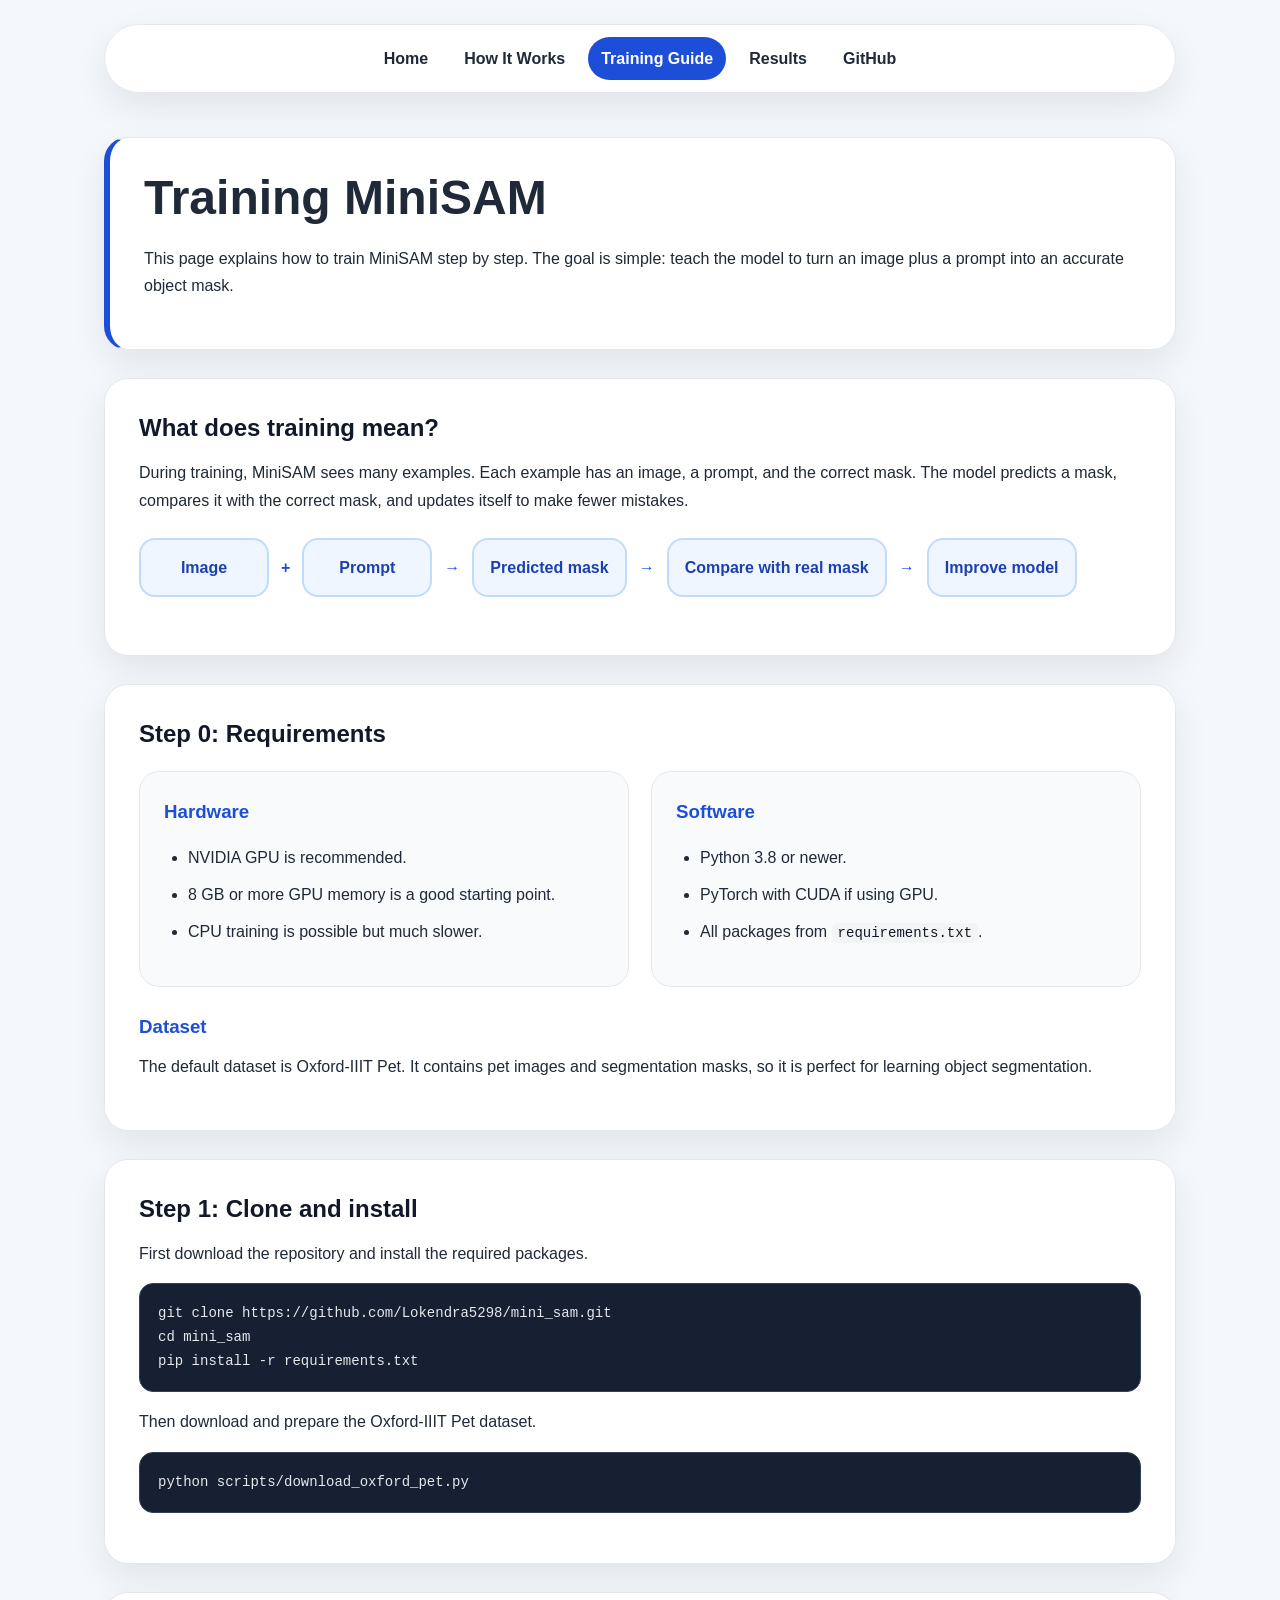
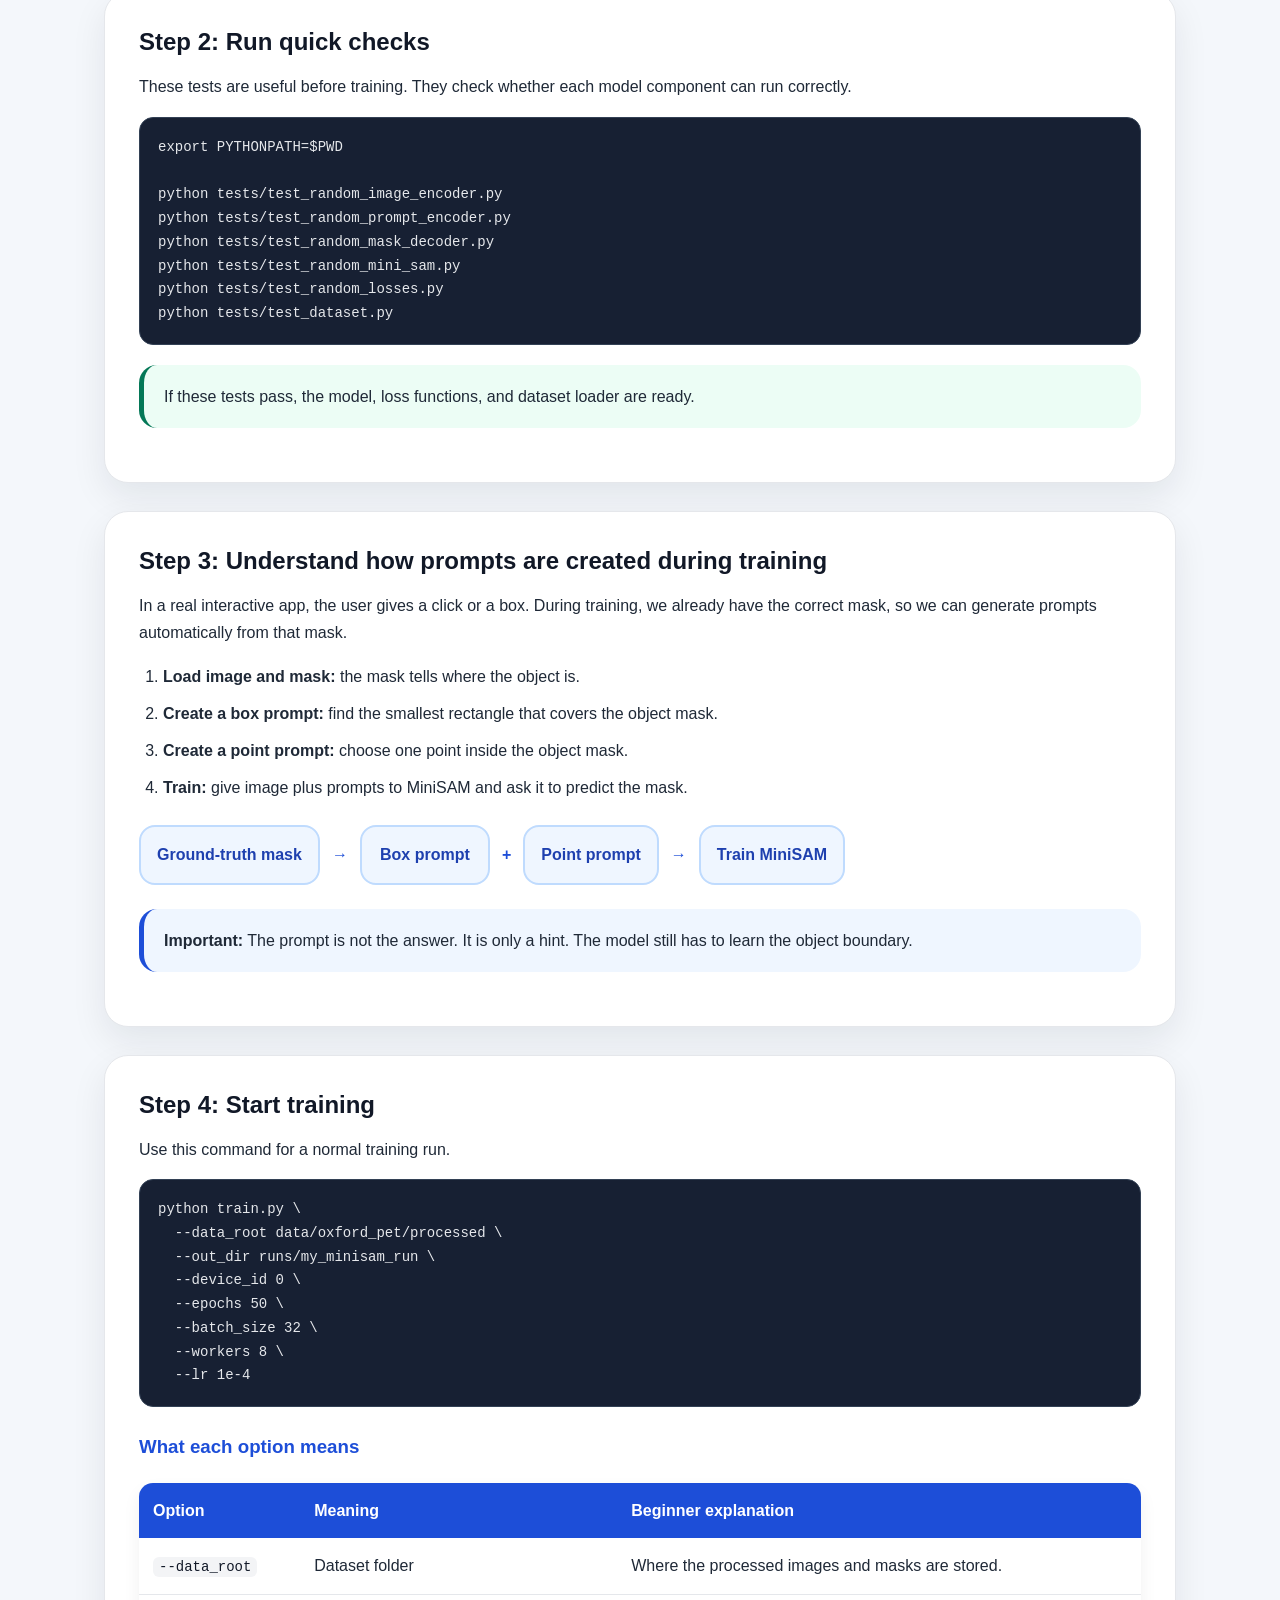
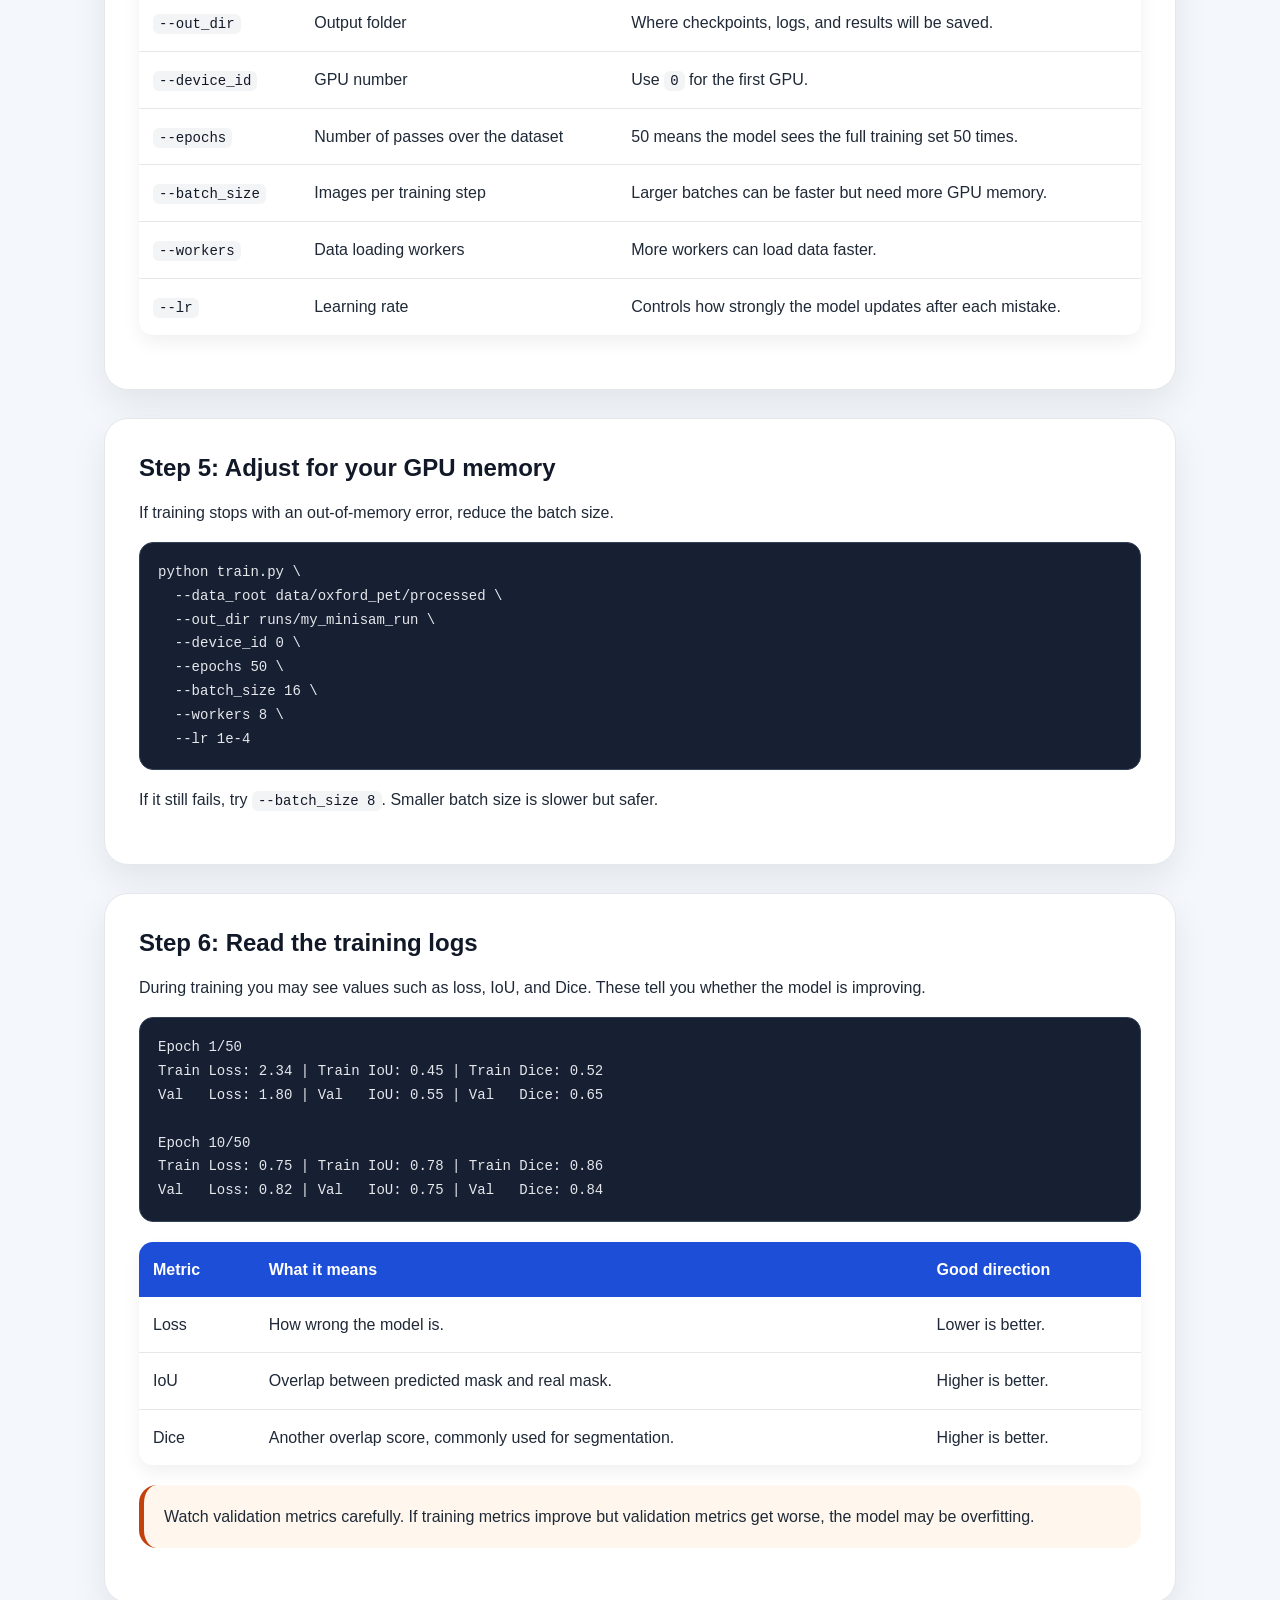
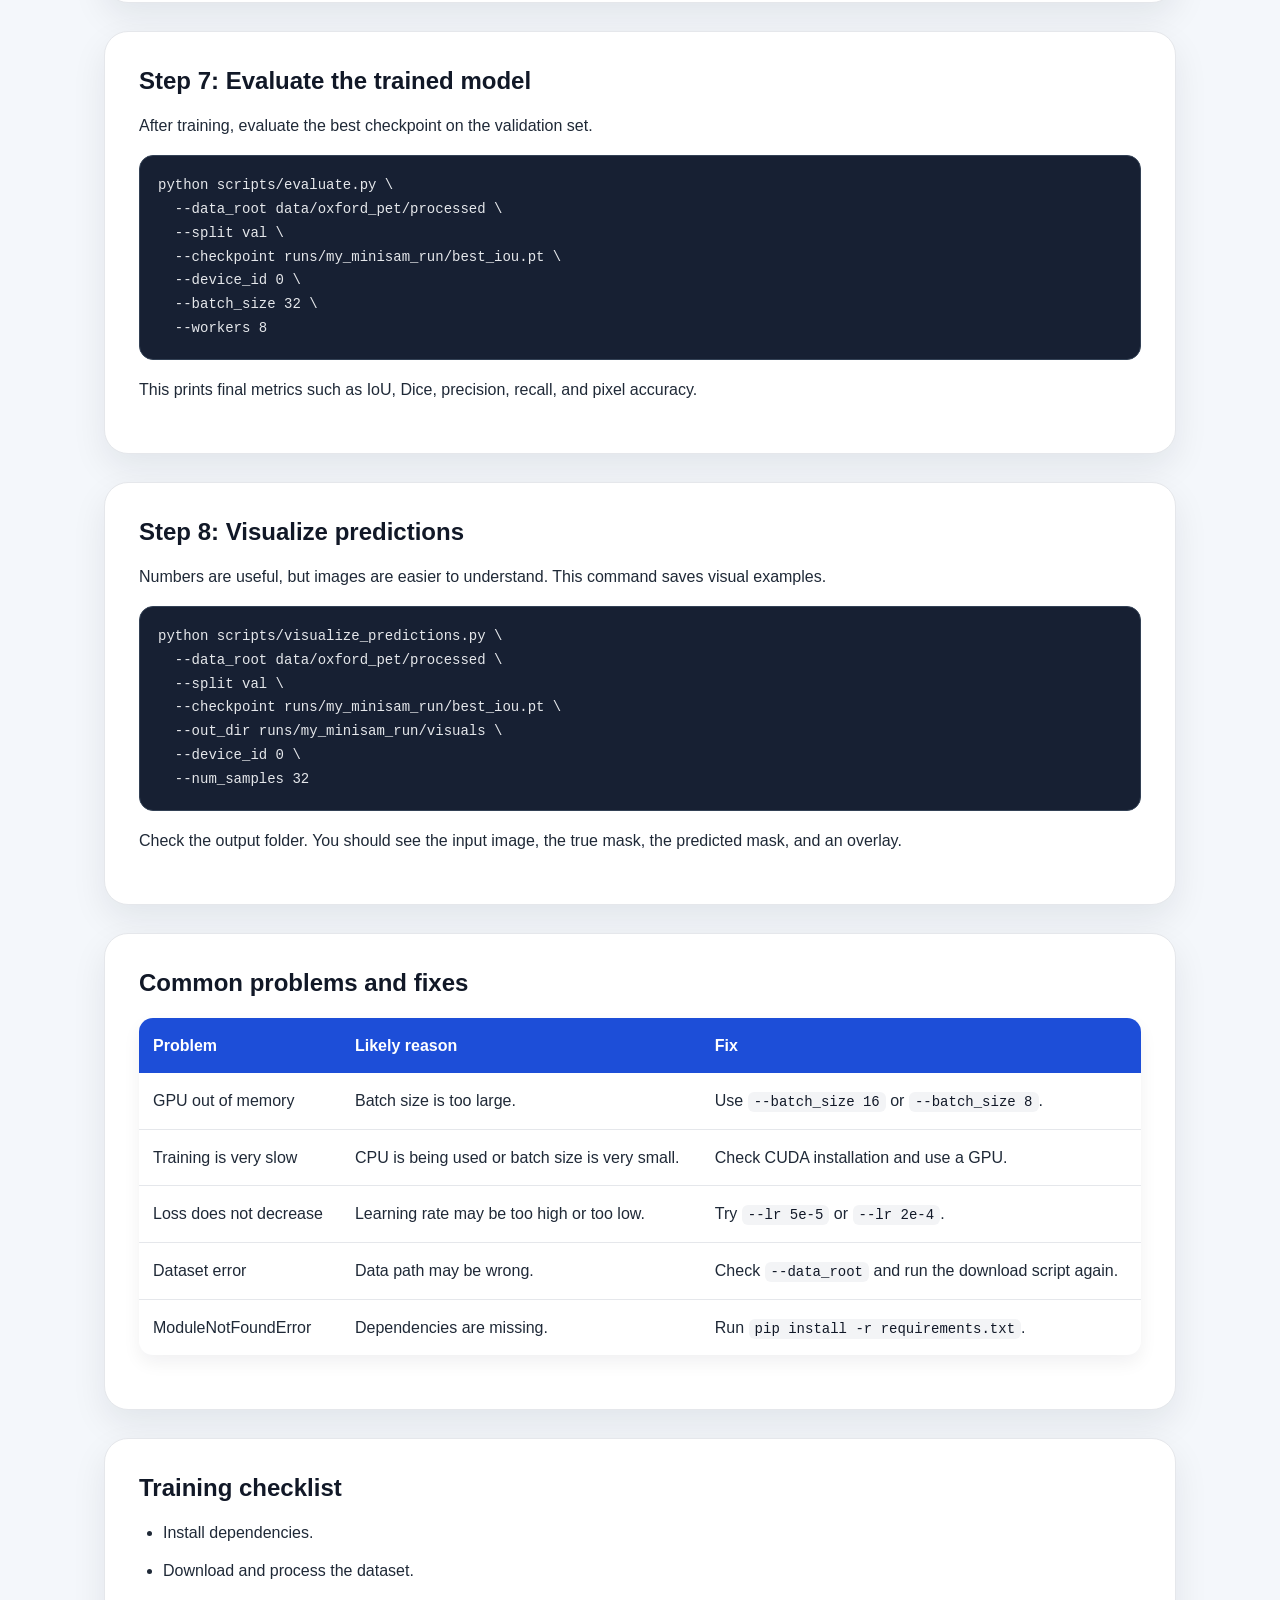
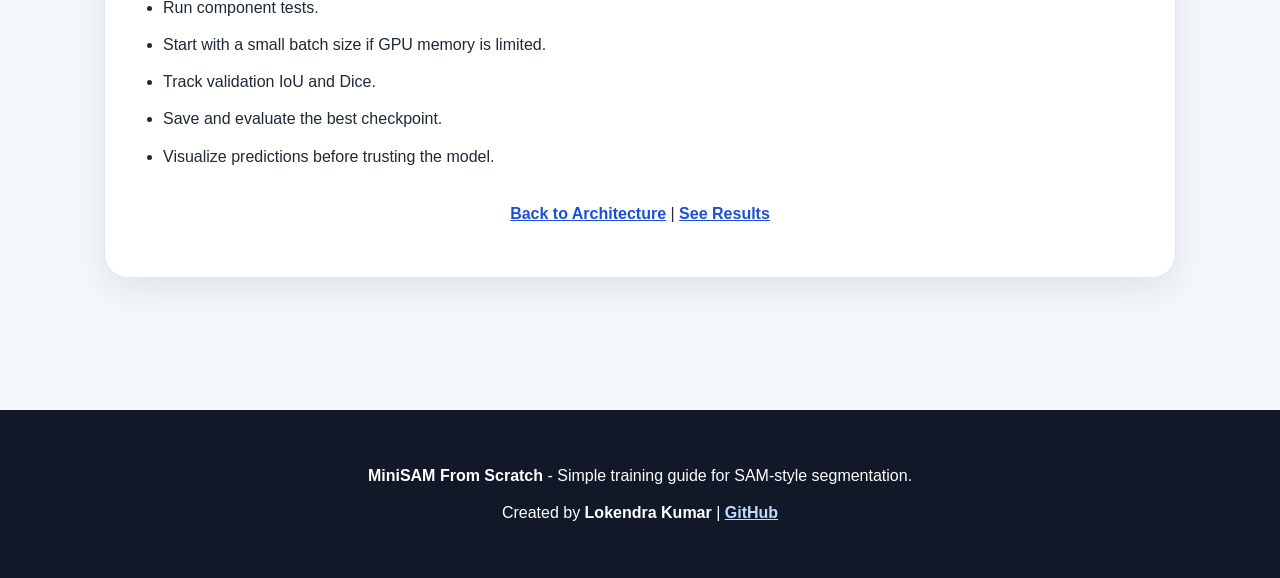
<file: docs/training.html>
<!DOCTYPE html>
<html lang="en">
<head>
  <meta charset="UTF-8">
  <meta name="viewport" content="width=device-width, initial-scale=1.0">
  <title>Training MiniSAM</title>
  <link rel="stylesheet" href="style.css">
</head>

<body>
  <nav class="navbar">
    <div class="navbar-inner">
      <a href="index.html">Home</a>
      <a href="architecture.html">How It Works</a>
      <a class="active" href="training.html">Training Guide</a>
      <a href="results.html">Results</a>
      <a href="https://github.com/Lokendra5298/mini_sam" target="_blank" rel="noopener noreferrer">GitHub</a>
    </div>
  </nav>

  <main class="page">
    <section class="card lead-card">
      <h1>Training MiniSAM</h1>
      <p>
        This page explains how to train MiniSAM step by step. The goal is simple: teach the model to turn
        an image plus a prompt into an accurate object mask.
      </p>
    </section>

    <section class="card">
      <h2>What does training mean?</h2>
      <p>
        During training, MiniSAM sees many examples. Each example has an image, a prompt, and the correct mask.
        The model predicts a mask, compares it with the correct mask, and updates itself to make fewer mistakes.
      </p>
      <div class="pipeline">
        <div>Image</div>
        <span>+</span>
        <div>Prompt</div>
        <span>&rarr;</span>
        <div>Predicted mask</div>
        <span>&rarr;</span>
        <div>Compare with real mask</div>
        <span>&rarr;</span>
        <div>Improve model</div>
      </div>
    </section>

    <section class="card">
      <h2>Step 0: Requirements</h2>
      <div class="grid">
        <div class="box">
          <h3>Hardware</h3>
          <ul>
            <li>NVIDIA GPU is recommended.</li>
            <li>8 GB or more GPU memory is a good starting point.</li>
            <li>CPU training is possible but much slower.</li>
          </ul>
        </div>
        <div class="box">
          <h3>Software</h3>
          <ul>
            <li>Python 3.8 or newer.</li>
            <li>PyTorch with CUDA if using GPU.</li>
            <li>All packages from <code>requirements.txt</code>.</li>
          </ul>
        </div>
      </div>
      <h3>Dataset</h3>
      <p>
        The default dataset is Oxford-IIIT Pet. It contains pet images and segmentation masks, so it is perfect
        for learning object segmentation.
      </p>
    </section>

    <section class="card">
      <h2>Step 1: Clone and install</h2>
      <p>
        First download the repository and install the required packages.
      </p>
      <pre><code>git clone https://github.com/Lokendra5298/mini_sam.git
cd mini_sam
pip install -r requirements.txt</code></pre>
      <p>
        Then download and prepare the Oxford-IIIT Pet dataset.
      </p>
      <pre><code>python scripts/download_oxford_pet.py</code></pre>
    </section>

    <section class="card">
      <h2>Step 2: Run quick checks</h2>
      <p>
        These tests are useful before training. They check whether each model component can run correctly.
      </p>
      <pre><code>export PYTHONPATH=$PWD

python tests/test_random_image_encoder.py
python tests/test_random_prompt_encoder.py
python tests/test_random_mask_decoder.py
python tests/test_random_mini_sam.py
python tests/test_random_losses.py
python tests/test_dataset.py</code></pre>
      <div class="success-box">
        If these tests pass, the model, loss functions, and dataset loader are ready.
      </div>
    </section>

    <section class="card">
      <h2>Step 3: Understand how prompts are created during training</h2>
      <p>
        In a real interactive app, the user gives a click or a box. During training, we already have the correct
        mask, so we can generate prompts automatically from that mask.
      </p>
      <ol>
        <li><strong>Load image and mask:</strong> the mask tells where the object is.</li>
        <li><strong>Create a box prompt:</strong> find the smallest rectangle that covers the object mask.</li>
        <li><strong>Create a point prompt:</strong> choose one point inside the object mask.</li>
        <li><strong>Train:</strong> give image plus prompts to MiniSAM and ask it to predict the mask.</li>
      </ol>
      <div class="mini-diagram">
        <div>Ground-truth mask</div>
        <span>&rarr;</span>
        <div>Box prompt</div>
        <span>+</span>
        <div>Point prompt</div>
        <span>&rarr;</span>
        <div>Train MiniSAM</div>
      </div>
      <div class="explain-box">
        <strong>Important:</strong> The prompt is not the answer. It is only a hint. The model still has to learn
        the object boundary.
      </div>
    </section>

    <section class="card">
      <h2>Step 4: Start training</h2>
      <p>
        Use this command for a normal training run.
      </p>
      <pre><code>python train.py \
  --data_root data/oxford_pet/processed \
  --out_dir runs/my_minisam_run \
  --device_id 0 \
  --epochs 50 \
  --batch_size 32 \
  --workers 8 \
  --lr 1e-4</code></pre>

      <h3>What each option means</h3>
      <table class="metric-table">
        <tr>
          <th>Option</th>
          <th>Meaning</th>
          <th>Beginner explanation</th>
        </tr>
        <tr>
          <td><code>--data_root</code></td>
          <td>Dataset folder</td>
          <td>Where the processed images and masks are stored.</td>
        </tr>
        <tr>
          <td><code>--out_dir</code></td>
          <td>Output folder</td>
          <td>Where checkpoints, logs, and results will be saved.</td>
        </tr>
        <tr>
          <td><code>--device_id</code></td>
          <td>GPU number</td>
          <td>Use <code>0</code> for the first GPU.</td>
        </tr>
        <tr>
          <td><code>--epochs</code></td>
          <td>Number of passes over the dataset</td>
          <td>50 means the model sees the full training set 50 times.</td>
        </tr>
        <tr>
          <td><code>--batch_size</code></td>
          <td>Images per training step</td>
          <td>Larger batches can be faster but need more GPU memory.</td>
        </tr>
        <tr>
          <td><code>--workers</code></td>
          <td>Data loading workers</td>
          <td>More workers can load data faster.</td>
        </tr>
        <tr>
          <td><code>--lr</code></td>
          <td>Learning rate</td>
          <td>Controls how strongly the model updates after each mistake.</td>
        </tr>
      </table>
    </section>

    <section class="card">
      <h2>Step 5: Adjust for your GPU memory</h2>
      <p>
        If training stops with an out-of-memory error, reduce the batch size.
      </p>
      <pre><code>python train.py \
  --data_root data/oxford_pet/processed \
  --out_dir runs/my_minisam_run \
  --device_id 0 \
  --epochs 50 \
  --batch_size 16 \
  --workers 8 \
  --lr 1e-4</code></pre>
      <p>
        If it still fails, try <code>--batch_size 8</code>. Smaller batch size is slower but safer.
      </p>
    </section>

    <section class="card">
      <h2>Step 6: Read the training logs</h2>
      <p>
        During training you may see values such as loss, IoU, and Dice. These tell you whether the model is
        improving.
      </p>
      <pre><code>Epoch 1/50
Train Loss: 2.34 | Train IoU: 0.45 | Train Dice: 0.52
Val   Loss: 1.80 | Val   IoU: 0.55 | Val   Dice: 0.65

Epoch 10/50
Train Loss: 0.75 | Train IoU: 0.78 | Train Dice: 0.86
Val   Loss: 0.82 | Val   IoU: 0.75 | Val   Dice: 0.84</code></pre>
      <table class="metric-table">
        <tr>
          <th>Metric</th>
          <th>What it means</th>
          <th>Good direction</th>
        </tr>
        <tr>
          <td>Loss</td>
          <td>How wrong the model is.</td>
          <td>Lower is better.</td>
        </tr>
        <tr>
          <td>IoU</td>
          <td>Overlap between predicted mask and real mask.</td>
          <td>Higher is better.</td>
        </tr>
        <tr>
          <td>Dice</td>
          <td>Another overlap score, commonly used for segmentation.</td>
          <td>Higher is better.</td>
        </tr>
      </table>
      <div class="warning-box">
        Watch validation metrics carefully. If training metrics improve but validation metrics get worse, the model
        may be overfitting.
      </div>
    </section>

    <section class="card">
      <h2>Step 7: Evaluate the trained model</h2>
      <p>
        After training, evaluate the best checkpoint on the validation set.
      </p>
      <pre><code>python scripts/evaluate.py \
  --data_root data/oxford_pet/processed \
  --split val \
  --checkpoint runs/my_minisam_run/best_iou.pt \
  --device_id 0 \
  --batch_size 32 \
  --workers 8</code></pre>
      <p>
        This prints final metrics such as IoU, Dice, precision, recall, and pixel accuracy.
      </p>
    </section>

    <section class="card">
      <h2>Step 8: Visualize predictions</h2>
      <p>
        Numbers are useful, but images are easier to understand. This command saves visual examples.
      </p>
      <pre><code>python scripts/visualize_predictions.py \
  --data_root data/oxford_pet/processed \
  --split val \
  --checkpoint runs/my_minisam_run/best_iou.pt \
  --out_dir runs/my_minisam_run/visuals \
  --device_id 0 \
  --num_samples 32</code></pre>
      <p>
        Check the output folder. You should see the input image, the true mask, the predicted mask, and an overlay.
      </p>
    </section>

    <section class="card">
      <h2>Common problems and fixes</h2>
      <table class="metric-table">
        <tr>
          <th>Problem</th>
          <th>Likely reason</th>
          <th>Fix</th>
        </tr>
        <tr>
          <td>GPU out of memory</td>
          <td>Batch size is too large.</td>
          <td>Use <code>--batch_size 16</code> or <code>--batch_size 8</code>.</td>
        </tr>
        <tr>
          <td>Training is very slow</td>
          <td>CPU is being used or batch size is very small.</td>
          <td>Check CUDA installation and use a GPU.</td>
        </tr>
        <tr>
          <td>Loss does not decrease</td>
          <td>Learning rate may be too high or too low.</td>
          <td>Try <code>--lr 5e-5</code> or <code>--lr 2e-4</code>.</td>
        </tr>
        <tr>
          <td>Dataset error</td>
          <td>Data path may be wrong.</td>
          <td>Check <code>--data_root</code> and run the download script again.</td>
        </tr>
        <tr>
          <td>ModuleNotFoundError</td>
          <td>Dependencies are missing.</td>
          <td>Run <code>pip install -r requirements.txt</code>.</td>
        </tr>
      </table>
    </section>

    <section class="card">
      <h2>Training checklist</h2>
      <ul>
        <li>Install dependencies.</li>
        <li>Download and process the dataset.</li>
        <li>Run component tests.</li>
        <li>Start with a small batch size if GPU memory is limited.</li>
        <li>Track validation IoU and Dice.</li>
        <li>Save and evaluate the best checkpoint.</li>
        <li>Visualize predictions before trusting the model.</li>
      </ul>
      <p style="text-align: center; margin-top: 30px;">
        <a href="architecture.html">Back to Architecture</a> |
        <a href="results.html">See Results</a>
      </p>
    </section>
  </main>

  <footer class="site-footer">
    <div class="footer-inner">
      <p><strong>MiniSAM From Scratch</strong> - Simple training guide for SAM-style segmentation.</p>
      <p>
        Created by <strong>Lokendra Kumar</strong> |
        <a href="https://github.com/Lokendra5298/mini_sam" target="_blank" rel="noopener noreferrer">GitHub</a>
      </p>
    </div>
  </footer>
</body>
</html>
</file>
<file: docs/style.css>
* {
  box-sizing: border-box;
}

:root {
  --bg: #f4f7fb;
  --text: #1f2937;
  --muted: #5b6472;
  --dark: #111827;
  --primary: #1d4ed8;
  --primary-dark: #1e40af;
  --primary-soft: #eff6ff;
  --primary-border: #bfdbfe;
  --card: #ffffff;
  --line: #e5e7eb;
  --code: #172033;
  --green-soft: #ecfdf5;
  --green: #047857;
  --orange-soft: #fff7ed;
  --orange: #c2410c;
  --shadow: 0 14px 35px rgba(15, 23, 42, 0.08);
}

body {
  margin: 0;
  font-family: Arial, Helvetica, sans-serif;
  background: var(--bg);
  color: var(--text);
  line-height: 1.7;
}

a {
  color: var(--primary);
  font-weight: 700;
}

a:hover {
  color: var(--primary-dark);
}

p {
  margin: 0 0 16px;
}

ul,
ol {
  padding-left: 24px;
}

li {
  margin-bottom: 10px;
}

.page {
  max-width: 1120px;
  margin: 0 auto;
  padding: 44px 24px;
}

.navbar {
  max-width: 1120px;
  margin: 24px auto 0;
  padding: 0 24px;
}

.navbar-inner {
  background: var(--card);
  border: 1px solid var(--line);
  border-radius: 999px;
  padding: 12px 18px;
  display: flex;
  flex-wrap: wrap;
  gap: 10px;
  justify-content: center;
  align-items: center;
  box-shadow: var(--shadow);
}

.navbar a {
  text-decoration: none;
  color: var(--text);
  font-weight: 700;
  padding: 8px 13px;
  border-radius: 999px;
}

.navbar a:hover {
  background: var(--primary-soft);
  color: var(--primary);
}

.navbar a.active {
  background: var(--primary);
  color: white;
}

.hero {
  background:
    radial-gradient(circle at top right, rgba(96, 165, 250, 0.35), transparent 32%),
    linear-gradient(135deg, #0f172a, #1d4ed8);
  color: white;
  border-radius: 30px;
  padding: 58px;
  margin-bottom: 28px;
  box-shadow: var(--shadow);
}

.tag {
  color: #bfdbfe;
  font-weight: 800;
  letter-spacing: 0.08em;
  text-transform: uppercase;
  margin-bottom: 14px;
}

h1 {
  font-size: 48px;
  line-height: 1.1;
  margin: 0 0 20px;
}

h2 {
  color: var(--dark);
  margin: 0 0 16px;
  line-height: 1.25;
}

h3 {
  color: var(--primary);
  margin-top: 24px;
  margin-bottom: 10px;
}

.subtitle {
  font-size: 20px;
  max-width: 860px;
  color: #e5e7eb;
}

.buttons {
  margin-top: 28px;
  display: flex;
  flex-wrap: wrap;
  gap: 14px;
}

.buttons a,
.button-link {
  background: white;
  color: var(--primary);
  padding: 12px 18px;
  border-radius: 999px;
  text-decoration: none;
  font-weight: 800;
  display: inline-block;
}

.buttons a:hover,
.button-link:hover {
  background: #dbeafe;
  color: var(--primary-dark);
}

.card {
  background: var(--card);
  border: 1px solid var(--line);
  border-radius: 24px;
  padding: 34px;
  box-shadow: var(--shadow);
  margin-bottom: 28px;
}

.card.lead-card {
  border-left: 6px solid var(--primary);
}

.grid {
  display: grid;
  grid-template-columns: repeat(2, minmax(0, 1fr));
  gap: 22px;
  margin: 22px 0 0;
}

.three-grid {
  display: grid;
  grid-template-columns: repeat(3, minmax(0, 1fr));
  gap: 18px;
  margin: 22px 0 0;
}

.box {
  background: #f8fafc;
  border: 1px solid var(--line);
  border-radius: 20px;
  padding: 24px;
}

.box h3 {
  margin-top: 0;
}

.small-label {
  display: inline-block;
  background: var(--primary-soft);
  color: var(--primary-dark);
  border: 1px solid var(--primary-border);
  border-radius: 999px;
  padding: 5px 10px;
  font-size: 13px;
  font-weight: 800;
  margin-bottom: 10px;
}

.result-img,
.architecture-img {
  width: 100%;
  max-width: 1000px;
  display: block;
  margin: 24px auto 10px;
  border-radius: 18px;
  border: 1px solid var(--line);
  box-shadow: 0 14px 35px rgba(15, 23, 42, 0.12);
  background: white;
}

.caption {
  color: var(--muted);
  font-size: 14px;
  text-align: center;
  margin-top: 8px;
}

.pipeline,
.mini-diagram,
.prompt-flow {
  display: flex;
  flex-wrap: wrap;
  align-items: center;
  gap: 12px;
  margin: 24px 0;
}

.pipeline div,
.mini-diagram div,
.prompt-flow div {
  background: var(--primary-soft);
  border: 2px solid var(--primary-border);
  color: var(--primary-dark);
  padding: 14px 16px;
  border-radius: 16px;
  font-weight: 800;
  text-align: center;
  min-width: 130px;
}

.pipeline span,
.mini-diagram span,
.prompt-flow span {
  color: var(--primary);
  font-weight: 900;
}

.explain-box {
  border-radius: 18px;
  padding: 18px 20px;
  margin: 20px 0;
  background: var(--primary-soft);
  border-left: 5px solid var(--primary);
}

.warning-box {
  border-radius: 18px;
  padding: 18px 20px;
  margin: 20px 0;
  background: var(--orange-soft);
  border-left: 5px solid var(--orange);
}

.success-box {
  border-radius: 18px;
  padding: 18px 20px;
  margin: 20px 0;
  background: var(--green-soft);
  border-left: 5px solid var(--green);
}

.metric-table {
  width: 100%;
  border-collapse: collapse;
  margin: 20px 0;
  background: white;
  border-radius: 14px;
  overflow: hidden;
  box-shadow: 0 8px 18px rgba(15, 23, 42, 0.06);
}

.metric-table th {
  background: var(--primary);
  color: white;
  padding: 14px;
  text-align: left;
  font-weight: 800;
}

.metric-table td {
  padding: 14px;
  border-bottom: 1px solid var(--line);
  vertical-align: top;
}

.metric-table tr:hover {
  background: #f8fafc;
}

.metric-table tr:last-child td {
  border-bottom: none;
}

pre {
  background: var(--code);
  color: #e5e7eb;
  padding: 18px;
  border-radius: 14px;
  overflow-x: auto;
  margin: 16px 0;
  border: 1px solid #334155;
}

code {
  font-family: "Courier New", monospace;
  font-size: 14px;
}

.card code:not(pre code),
.box code:not(pre code) {
  background: #f3f4f6;
  color: #111827;
  padding: 2px 6px;
  border-radius: 6px;
}

.definition-list {
  display: grid;
  grid-template-columns: minmax(160px, 0.35fr) 1fr;
  gap: 10px 18px;
  margin-top: 18px;
}

.definition-list dt {
  font-weight: 800;
  color: var(--dark);
}

.definition-list dd {
  margin: 0 0 10px;
  color: var(--muted);
}

.site-footer {
  background: #111827;
  color: white;
  margin-top: 60px;
  padding: 42px 24px;
}

.footer-inner {
  max-width: 1120px;
  margin: 0 auto;
  text-align: center;
}

.site-footer p {
  margin: 10px 0;
}

.site-footer a {
  color: #bfdbfe;
}

.site-footer a:hover {
  color: white;
}

@media (max-width: 900px) {
  .three-grid {
    grid-template-columns: 1fr;
  }
}

@media (max-width: 768px) {
  .page {
    padding: 32px 18px;
  }

  h1 {
    font-size: 34px;
  }

  .subtitle {
    font-size: 17px;
  }

  .grid,
  .definition-list {
    grid-template-columns: 1fr;
  }

  .hero {
    padding: 34px 24px;
  }

  .card {
    padding: 22px;
  }

  .navbar-inner {
    border-radius: 22px;
  }
}
</file>
